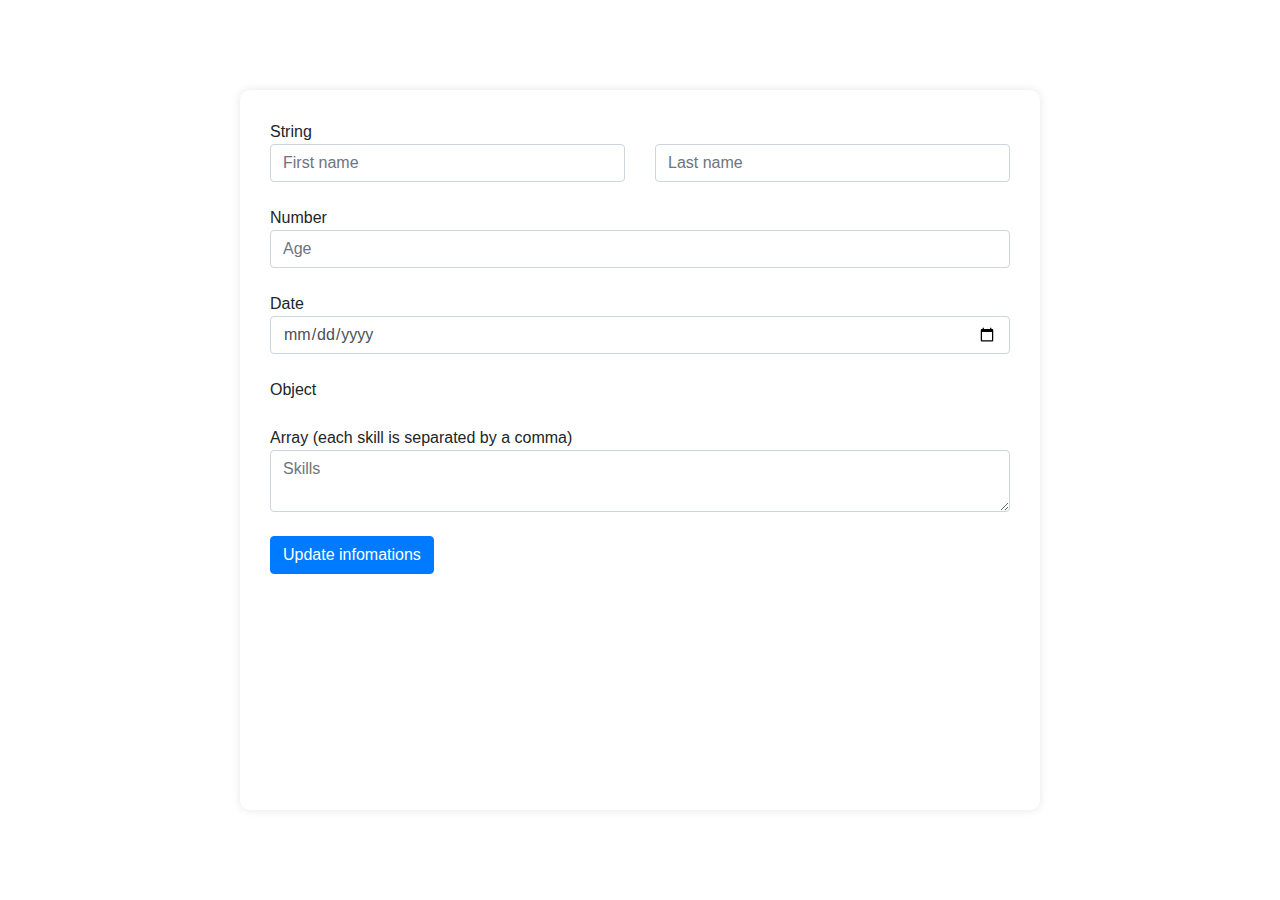
<file: js-basic/index.html>
<!DOCTYPE html>

<html>
	<head>
		<title>JS Basic</title>
		<script src="https://code.jquery.com/jquery-3.6.0.min.js"></script>
		<link
			rel="stylesheet"
			href="https://cdn.jsdelivr.net/npm/bootstrap@4.6.0/dist/css/bootstrap.min.css"
		/>
		<style>
			body {
				width: 800px;
				margin: 0 auto;
				box-shadow: 0 0 10px rgba(0, 0, 0, 0.1);
				height: 80vh;
				border-radius: 10px;
				margin-top: 10vh;
				padding: 30px;
			}
		</style>
		<script src="index.js"></script>
	</head>

	<body>
		<div class="string">
			<div class="label">String</div>
			<div class="row">
				<div class="col">
					<input
						placeholder="First name"
						type="text"
						id="first-name"
						class="form-control"
					/>
				</div>
				<div class="col">
					<input
						placeholder="Last name"
						type="text"
						id="last-name"
						class="form-control"
					/>
				</div>
			</div>

			<div id="string-output"></div>
		</div>
		<br />
		<div class="number">
			<div class="label">Number</div>
			<input placeholder="Age" type="number" id="age" class="form-control" />
			<div id="number-output"></div>
		</div>
		<br />
		<div class="date">
			<div class="label">Date</div>
			<input placeholder="Birthday" type="date" id="bd" class="form-control" />
			<div id="date-output"></div>
		</div>
		<br />
		<div class="object">
			<div class="label">Object</div>
			<div id="object-output"></div>
		</div>
		<br />
		<div class="array">
			<div class="label">Array (each skill is separated by a comma)</div>
			<textarea
				placeholder="Skills"
				id="skills"
				class="form-control"
			></textarea>
			<div id="array-output"></div>
		</div>
		<br />
		<button onclick="update()" class="btn btn-primary">
			Update infomations
		</button>
	</body>
</html>
</file>
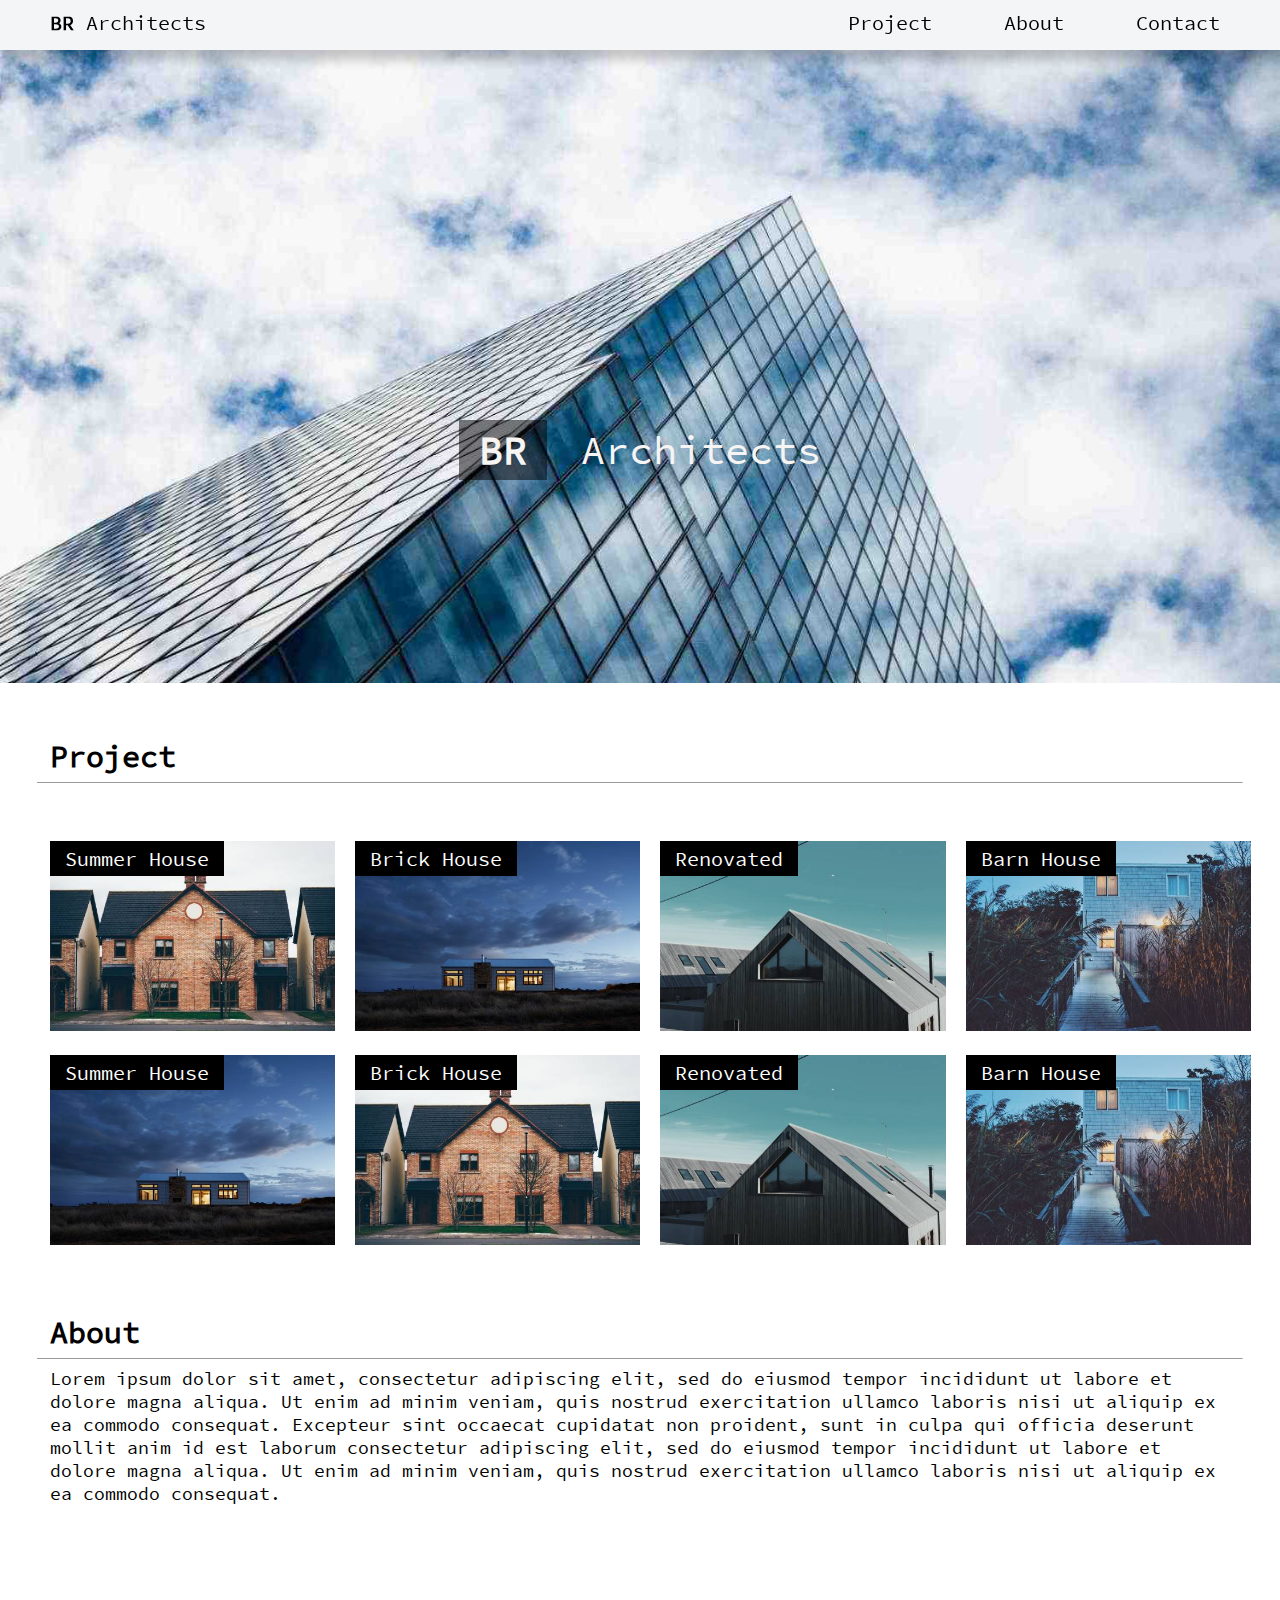
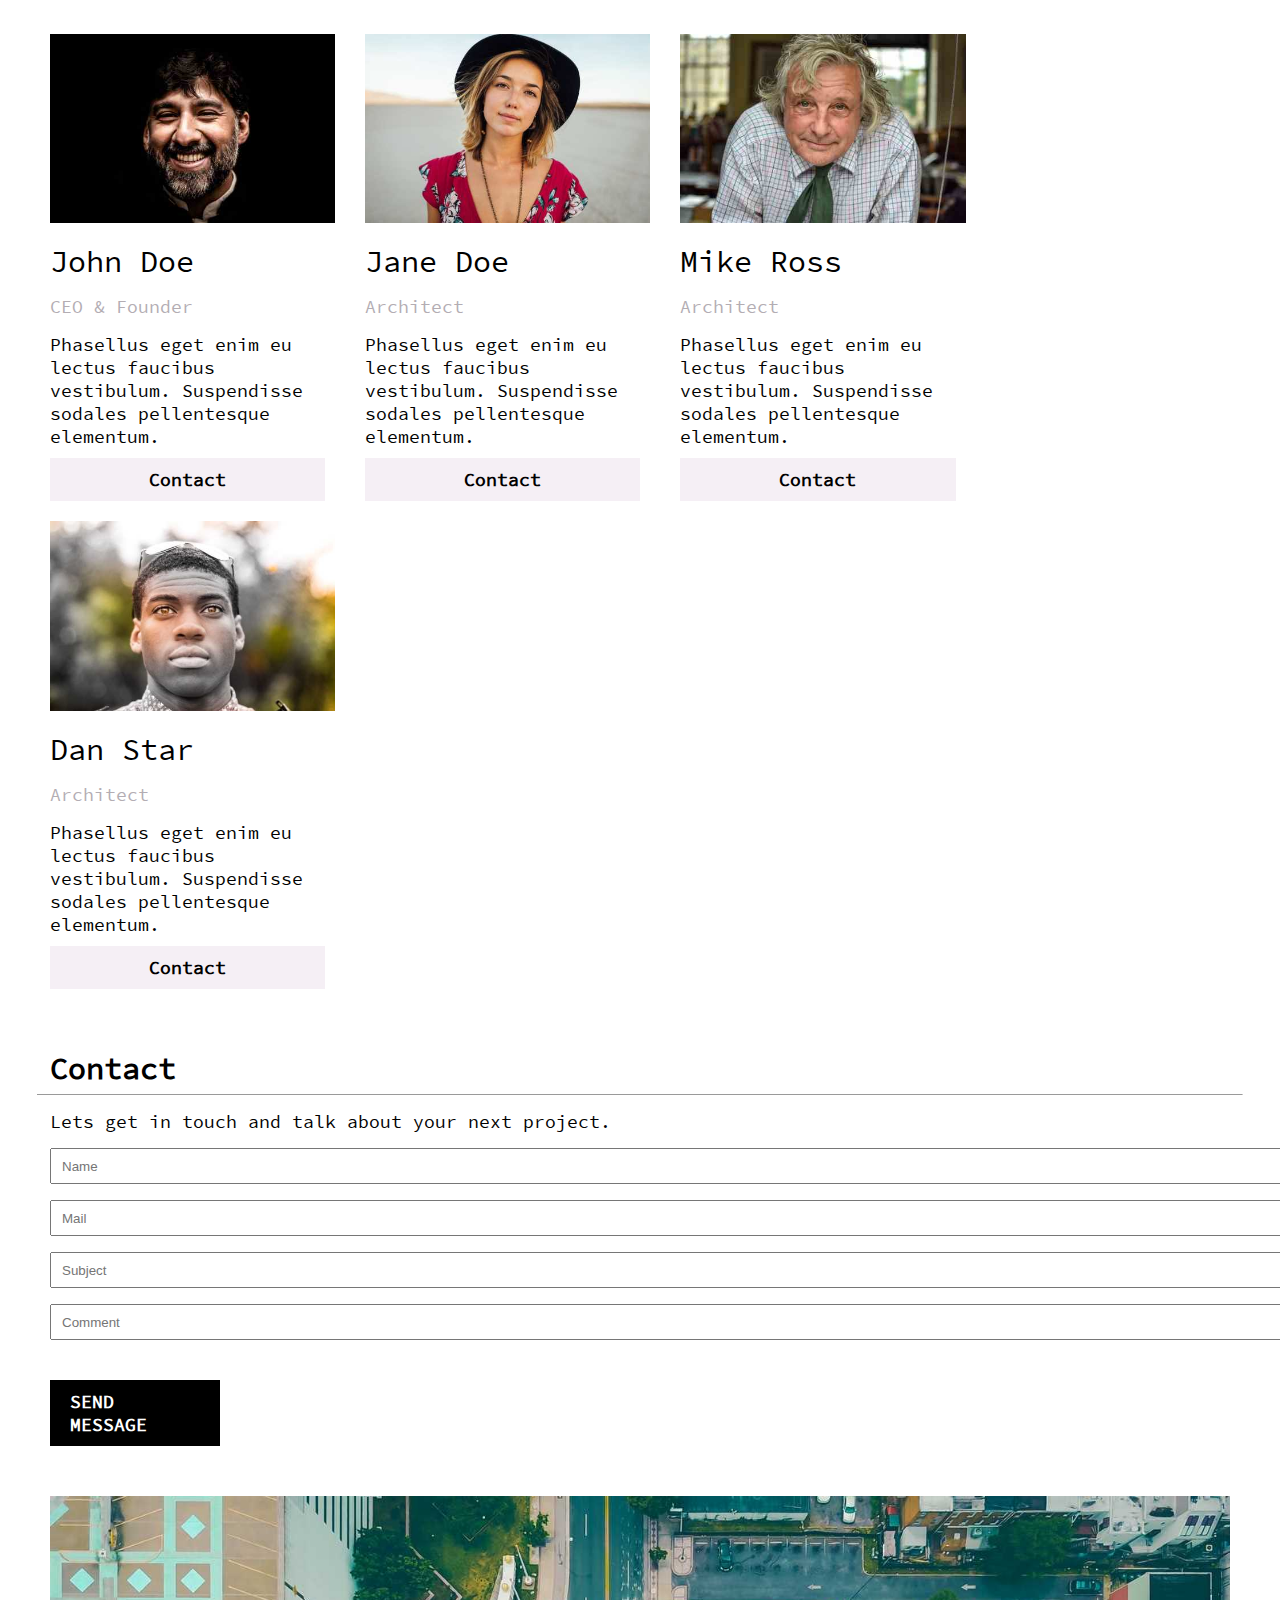
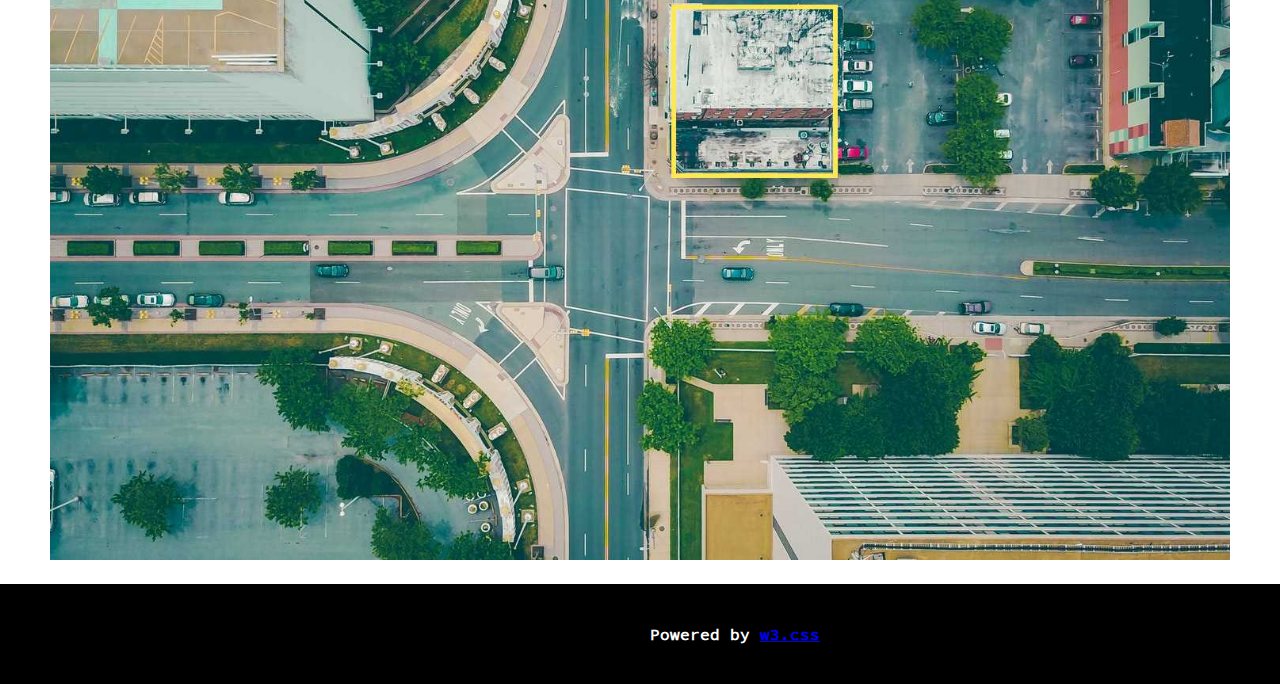
<file: project_number_one-master/index.html>
<!DOCTYPE html>
<html>
    <head>
        <title>BR ACHITECS</title>
        <link rel="stylesheet" href="style.css" />
    </head>
    <body>
        <div class="nav">
            <div class="nav-left">
                <div><b>BR</b> Architects</div>
            </div>
            <div class="nav-right">
                <span>Project</span>
                <span>About</span>
                <span>Contact</span>
            </div>
        </div>
        <div class="picture">
            <img src="assets/images/architect.png" />
            <div class="text">
                <span class="text-left"><b>BR</b></span>
                <span class="text-right">Architects</span>
            </div>
        </div>
        <div class="project">
            <div><b>Project</b></div>
            <hr size="0.1px" width="94%" />
        </div>
        <div class="wrapper">
            <div class="item">
                <img src="assets/images/house2.jpg" />
                <div class="top">Summer House</div>
            </div>
            <div class="item">
                <img src="assets/images/house3.jpg" />
                <div class="top">Brick House</div>
            </div>
            <div class="item">
                <img src="assets/images/house4.jpg" />
                <div class="top">Renovated</div>
            </div>
            <div class="item">
                <img src="assets/images/house5.jpg" />
                <div class="top">Barn House</div>
            </div>
            <div class="item">
                <img src="assets/images/house3.jpg" />
                <div class="top">Summer House</div>
            </div>
            <div class="item">
                <img src="assets/images/house2.jpg" />
                <div class="top">Brick House</div>
            </div>
            <div class="item">
                <img src="assets/images/house4.jpg" />
                <div class="top">Renovated</div>
            </div>
            <div class="item">
                <img src="assets/images/house5.jpg" />
                <div class="top">Barn House</div>
            </div>
        </div>
        <div class="about">
            <div><b>About</b></div>
            <hr size="0.1px" width="94%" />
        </div>
        <div class="lorem">
            <div>
                Lorem ipsum dolor sit amet, consectetur adipiscing elit, sed do
                eiusmod tempor incididunt ut labore et dolore magna aliqua. Ut
                enim ad minim veniam, quis nostrud exercitation ullamco laboris
                nisi ut aliquip ex ea commodo consequat. Excepteur sint occaecat
                cupidatat non proident, sunt in culpa qui officia deserunt
                mollit anim id est laborum consectetur adipiscing elit, sed do
                eiusmod tempor incididunt ut labore et dolore magna aliqua. Ut
                enim ad minim veniam, quis nostrud exercitation ullamco laboris
                nisi ut aliquip ex ea commodo consequat.
            </div>
        </div>
        <div class="people">
            <div class="people-humand">
                <img src="assets/images/humand1.jpg" />
                <div class="people-name">John Doe</div>
                <div class="people-position">CEO & Founder</div>
                <div class="people-intro">
                    Phasellus eget enim eu lectus faucibus vestibulum.
                    Suspendisse sodales pellentesque elementum.
                </div>
                <div class="people-contact"><b>Contact</b></div>
            </div>
            <div class="people-humand">
                <img src="assets/images/humand2.jpg" />
                <div class="people-name">Jane Doe</div>
                <div class="people-position">Architect</div>
                <div class="people-intro">
                    Phasellus eget enim eu lectus faucibus vestibulum.
                    Suspendisse sodales pellentesque elementum.
                </div>
                <div class="people-contact"><b>Contact</b></div>
            </div>
            <div class="people-humand">
                <img src="assets/images/humand3.jpg" />
                <div class="people-name">Mike Ross</div>
                <div class="people-position">Architect</div>
                <div class="people-intro">
                    Phasellus eget enim eu lectus faucibus vestibulum.
                    Suspendisse sodales pellentesque elementum.
                </div>
                <div class="people-contact"><b>Contact</b></div>
            </div>
            <div class="people-humand">
                <img src="assets/images/humand4.jpg" />
                <div class="people-name">Dan Star</div>
                <div class="people-position">Architect</div>
                <div class="people-intro">
                    Phasellus eget enim eu lectus faucibus vestibulum.
                    Suspendisse sodales pellentesque elementum.
                </div>
                <div class="people-contact"><b>Contact</b></div>
            </div>
        </div>
        <div class="contact">
            <div><b>Contact</b></div>
            <hr size="0.1px" width="94%" />
        </div>
        <div class="calltoaction">
            Lets get in touch and talk about your next project.
        </div>
        <div class="form">
            <input
                type="text"
                title="Please fill out this field"
                placeholder="Name"
            />
        </div>
        <div class="form">
            <input
                type="text"
                title="Please fill out this field"
                placeholder="Mail"
            />
        </div>
        <div class="form">
            <input
                type="text"
                title="Please fill out this field"
                placeholder="Subject"
            />
        </div>
        <div class="form">
            <input
                type="text"
                title="Please fill out this field"
                placeholder="Comment"
            />
        </div>
        <div class="sendmsg">
            <div><b>SEND MESSAGE</b></div>
        </div>
        <div class="lastimg">
            <img src="assets/images/the_end.jpg" />
        </div>
        <div class="ending">
            <span
                ><b
                    >Powered by
                    <a href="https://www.w3schools.com/w3css/defaulT.asp"
                        >w3.css</a
                    ></b
                ></span
            >
        </div>
    </body>
</html>
</file>
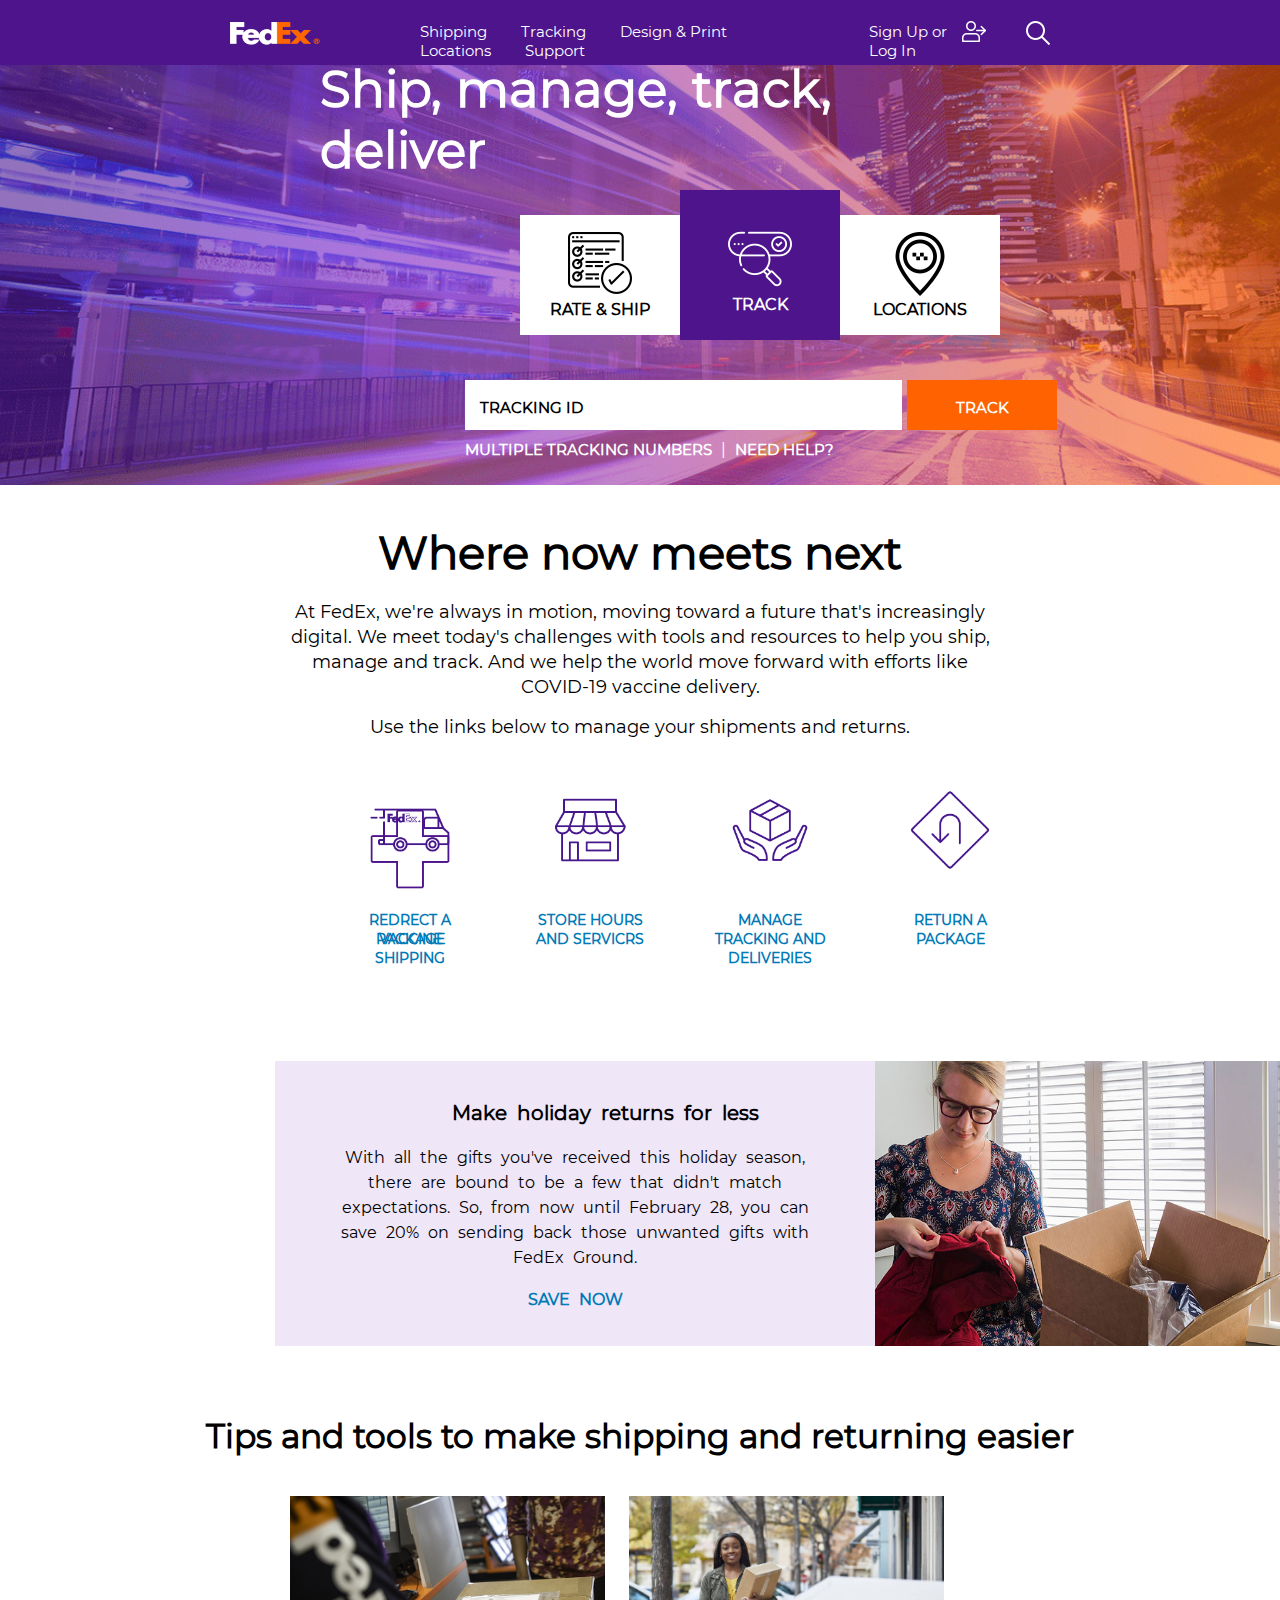
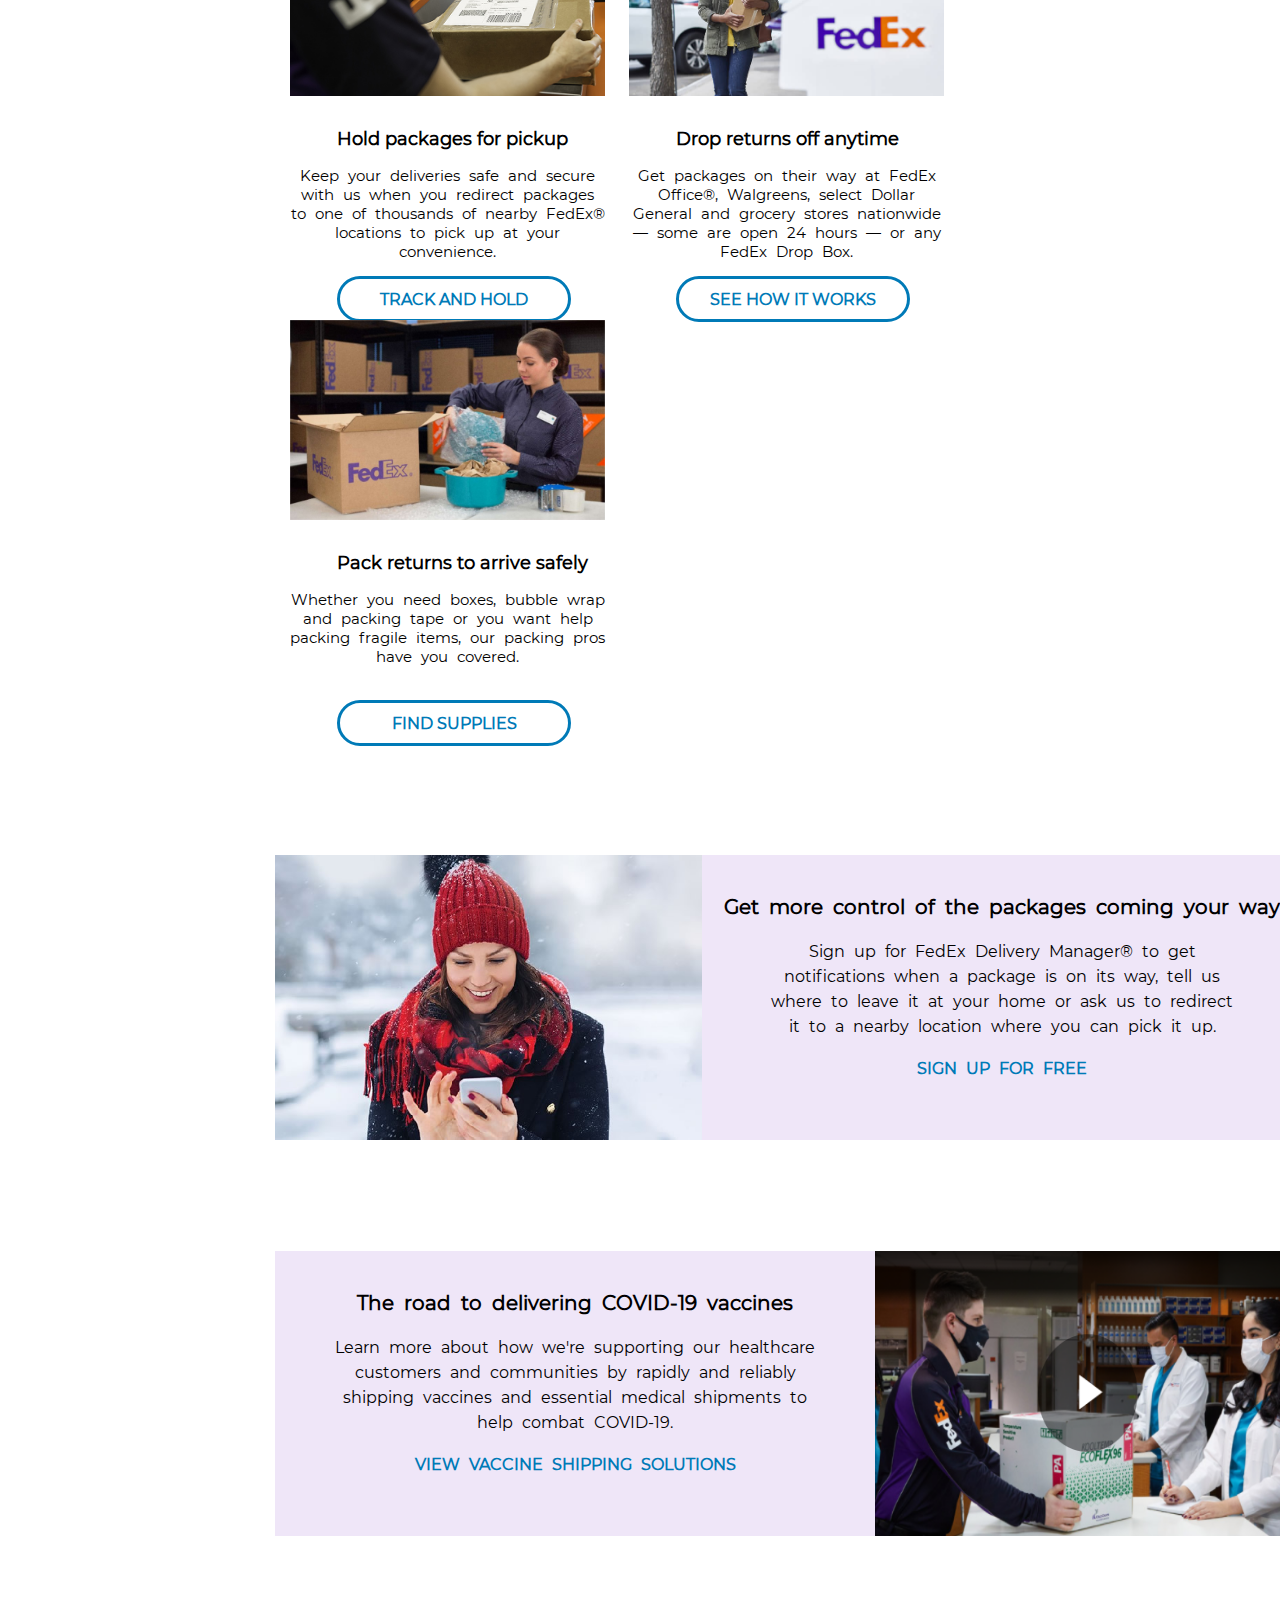
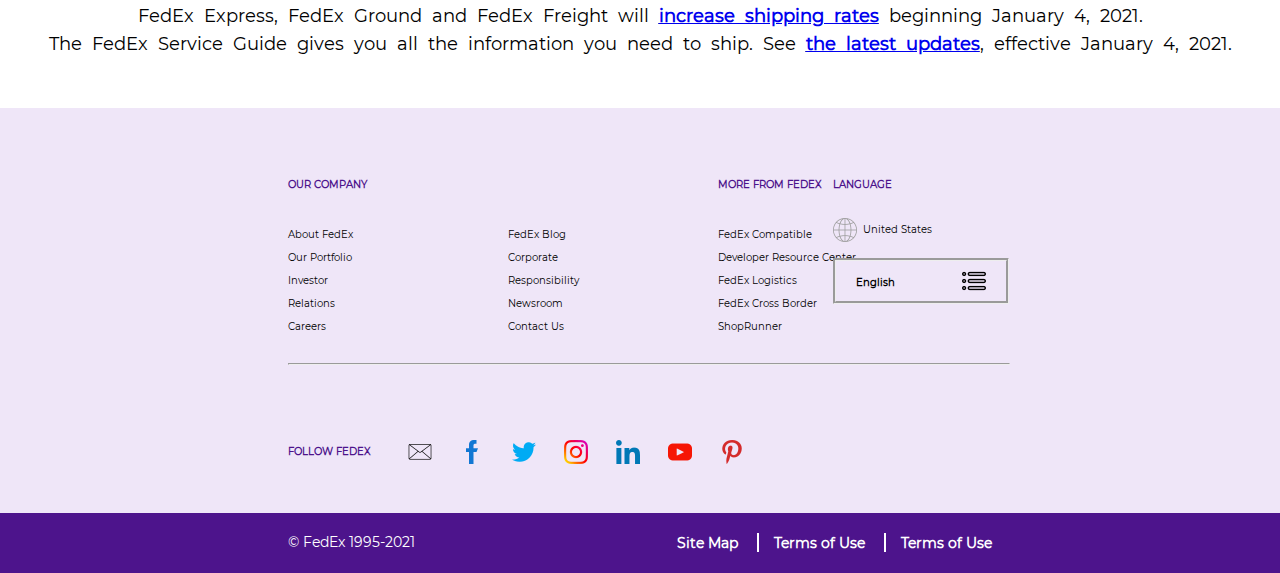
<file: project_number_three_fedex-master/index.html>
<!DOCTYPE html>
<html>
    <head>
        <title>FedExi, Shipping, and Locations</title>
        <link rel="stylesheet" href="style.css" />
    </head>

    <body>
        <div class="navbar">
            <div class="navbar-logo">
                <img src="assets/images/logo.png" />
            </div>
            <div class="navbar-center">
                <span>Shipping</span>
                <span>Tracking</span>
                <span>Design & Print</span>
                <span>Locations</span>
                <span>Support</span>
            </div>

            <span class="navbar-login-content">Sign Up or Log In</span>

            <span class="navbar-login-icon">
                <img src="assets/images/user.png" />
            </span>

            <span class="navbar-login-search">
                <img src="assets/images/search.png" />
            </span>
        </div>

        <div class="wrapper1">
            <div class="wrapper1-background">
                <img src="assets/images/home-hero.jpg" />
            </div>
            <div class="wrapper1-content">
                <div><b>Ship, manage, track, deliver</b></div>
            </div>

            <div class="wrapper1-center">
                <div class="wrapper1-center-block1">
                    <div class="wrapper1-center-block1-icon">
                        <img src="assets/images/checklist.png" />
                    </div>
                    <div class="wrapper1-center-block1-content">
                        <div><b>RATE & SHIP</b></div>
                    </div>
                </div>
                <div class="wrapper1-center-block2">
                    <div class="wrapper1-center-block2-icon">
                        <img src="assets/images/searching-bar (1).png" />
                    </div>
                    <div class="wrapper1-center-block2-content">
                        <div><b>TRACK</b></div>
                    </div>
                </div>
                <div class="wrapper1-center-block3">
                    <div class="wrapper1-center-block3-icon">
                        <img src="assets/images/taxi-stop.png" />
                    </div>
                    <div class="wrapper1-center-block1-content">
                        <div><b>LOCATIONS</b></div>
                    </div>
                </div>
            </div>

            <div class="wrapper1-search">
                <div class="ws-left">
                    <div><b>TRACKING ID</b></div>
                </div>
                <div class="ws-right">
                    <div><b>TRACK</b></div>
                </div>
                <span class="ws-note">
                    <span class="ws-note-left"
                        ><b>MULTIPLE TRACKING NUMBERS</b></span
                    >
                    <span class="ws-note-center">|</span>
                    <span class="ws-note-left"><b>NEED HELP?</b></span>
                </span>
            </div>
        </div>

        <div class="content1">
            <div class="content1-title"><b>Where now meets next</b></div>
            <div class="content1-center">
                At FedEx, we're always in motion, moving toward a future that's
                increasingly digital. We meet today's challenges with tools and
                resources to help you ship, manage and track. And we help the
                world move forward with efforts like COVID-19 vaccine delivery.
            </div>
            <div class="content1-below">
                Use the links below to manage your shipments and returns.
            </div>
        </div>

        <span class="wrapper2">
            <span class="wrapper2-block">
                <span class="wrapper2-block-icon">
                    <img src="assets/images/icon_delivery_purple_lg.png" />
                </span>
                <span class="wrapper2-block-content">
                    <span><b>REDRECT A PACKAGE</b></span>
                </span>
            </span>

            <span class="wrapper2-block">
                <span class="wrapper2-block-icon">
                    <img
                        src="assets/images/icon_retail_services_purple_lg_1588433430.png"
                    />
                </span>
                <span class="wrapper2-block-content">
                    <span><b>STORE HOURS AND SERVICRS</b></span>
                </span>
            </span>

            <span class="wrapper2-block">
                <span class="wrapper2-block-icon">
                    <img
                        src="assets/images/icon_handle_with_care_purple_lg.png"
                    />
                </span>
                <span class="wrapper2-block-content">
                    <span><b>MANAGE TRACKING AND DELIVERIES</b></span>
                </span>
            </span>

            <span class="wrapper2-block">
                <span class="wrapper2-block-icon">
                    <img
                        src="assets/images/icon_returns_purple_lg_1184917500.png"
                    />
                </span>
                <span class="wrapper2-block-content">
                    <span><b>RETURN A PACKAGE</b></span>
                </span>
            </span>

            <span class="wrapper2-block">
                <span class="wrapper2-block-icon">
                    <img src="assets/images/icon_healthcare_purple_lg.png" />
                </span>
                <span class="wrapper2-block-content">
                    <span><b>VACCINE SHIPPING</b></span>
                </span>
            </span>
        </span>

        <div class="frame1">
            <div class="frame1-left">
                <div class="fl-title"><b>Make holiday returns for less</b></div>
                <div class="fl-content">
                    With all the gifts you've received this holiday season,
                    there are bound to be a few that didn't match expectations.
                    So, from now until February 28, you can save 20% on sending
                    back those unwanted gifts with FedEx Ground.
                </div>
                <div class="fl-cta"><b>SAVE NOW</b></div>
            </div>
            <div class="frame1-right">
                <img
                    src="assets/images/P04511_FY21_ROYO_Assets_P2_Owned_LP_ContentBlock_727x463.jpg"
                />
            </div>
        </div>

        <div class="tips">
            <b>Tips and tools to make shipping and returning easier </b>
        </div>

        <div class="wrapper3">
            <div class="wrapper3-block">
                <div class="wrapper3-block-img">
                    <img
                        src="assets/images/B_20151018_jcp_dropoff_0346_203253.jpg"
                    />
                </div>
                <div class="wrapper3-block-title">
                    <b>Hold packages for pickup</b>
                </div>

                <div class="wrapper3-block-content">
                    Keep your deliveries safe and secure with us when you
                    redirect packages to one of thousands of nearby FedEx®
                    locations to pick up at your convenience.
                </div>

                <div class="wrapper3-block-cta">
                    <div><b>TRACK AND HOLD</b></div>
                </div>
            </div>

            <div class="wrapper3-block">
                <div class="wrapper3-block-img">
                    <img
                        src="assets/images/V4_20171207_SW_1278_188950484.jpg"
                    />
                </div>
                <div class="wrapper3-block-title">
                    <b>Drop returns off anytime</b>
                </div>

                <div class="wrapper3-block-content">
                    Get packages on their way at FedEx Office®, Walgreens,
                    select Dollar General and grocery stores nationwide — some
                    are open 24 hours — or any FedEx Drop Box.
                </div>

                <div class="wrapper3-block-cta">
                    <div><b>SEE HOW IT WORKS</b></div>
                </div>
            </div>

            <div class="wrapper3-block">
                <div class="wrapper3-block-img">
                    <img src="assets/images/20170317_JC_0088_9492013.jpeg" />
                </div>
                <div class="wrapper3-block-title">
                    <b>Pack returns to arrive safely</b>
                </div>

                <div class="wrapper3-block-content">
                    Whether you need boxes, bubble wrap and packing tape or you
                    want help packing fragile items, our packing pros have you
                    covered.
                </div>

                <div class="wrapper3-block-cta">
                    <div><b>FIND SUPPLIES</b></div>
                </div>
            </div>
        </div>

        <div class="frame2">
            <div class="frame2-left">
                <img src="assets/images/peak_img_upd2_foc1.jpg" />
            </div>

            <div class="frame2-right">
                <div class="fr-title">
                    <b>Get more control of the packages coming your way</b>
                </div>
                <div class="fr-content">
                    Sign up for FedEx Delivery Manager® to get notifications
                    when a package is on its way, tell us where to leave it at
                    your home or ask us to redirect it to a nearby location
                    where you can pick it up.
                </div>
                <div class="fr-cta"><b>SIGN UP FOR FREE</b></div>
            </div>
        </div>

        <div class="frame3">
            <div class="frame3-left">
                <div class="fr-title">
                    <b>The road to delivering COVID-19 vaccines</b>
                </div>
                <div class="fr-content">
                    Learn more about how we're supporting our healthcare
                    customers and communities by rapidly and reliably shipping
                    vaccines and essential medical shipments to help combat
                    COVID-19.
                </div>
                <div class="fr-cta"><b>VIEW VACCINE SHIPPING SOLUTIONS</b></div>
            </div>
            <div class="frame3-right">
                <img src="assets/images/Capture.PNG" />
            </div>
        </div>

        <div class="content2">
            <div>
                FedEx Express, FedEx Ground and FedEx Freight will
                <b
                    ><u
                        ><a href="https://www.fedex.com/en-us/coronavirus.html"
                            >increase shipping rates</a
                        ></u
                    ></b
                >
                beginning January 4, 2021.
            </div>
            <div>
                The FedEx Service Guide gives you all the information you need
                to ship. See
                <b
                    ><u
                        ><a
                            href="https://www.fedex.com/en-us/service-guide/money-back-guarantee.html"
                            >the latest updates</a
                        ></u
                    ></b
                >, effective January 4, 2021.
            </div>
        </div>

        <div class="wrapper4">
            <div class="wrapper4-top">
                <div class="wrapper4-block1">
                    <div class="wrapper4-block-title">
                        <div><b>OUR COMPANY</b></div>
                        <div></div>
                    </div>
                    <div class="wrapper4-block-body">
                        <div>About FedEx</div>
                        <div>Our Portfolio</div>
                        <div>Investor</div>
                        <div>Relations</div>
                        <div>Careers</div>
                    </div>
                </div>

                <div class="wrapper4-block2">
                    <div class="wrapper4-block-title">
                        <div></div>
                        <div></div>
                    </div>
                    <div class="wrapper4-block-body">
                        <div>FedEx Blog</div>
                        <div>Corporate</div>
                        <div>Responsibility</div>
                        <div>Newsroom</div>
                        <div>Contact Us</div>
                    </div>
                </div>

                <div class="wrapper4-block3">
                    <div class="wrapper4-block-title">
                        <div><b>MORE FROM FEDEX</b></div>
                        <div></div>
                    </div>
                    <div class="wrapper4-block-body">
                        <div>FedEx Compatible</div>
                        <div>Developer Resource Center</div>
                        <div>FedEx Logistics</div>
                        <div>FedEx Cross Border</div>
                        <div>ShopRunner</div>
                    </div>
                </div>

                <div class="wrapper4-block4">
                    <div class="wrapper4-block-title">
                        <div><b>LANGUAGE</b></div>
                        <div></div>
                    </div>
                    <div class="wrapper4-blook4-body">
                        <span class="wrapper4-blook4-body-icon">
                            <img src="assets/images/globe.png" />
                            <span>United States</span>
                        </span>
                    </div>
                    <div class="wrapper4-block4-fame">
                        <span><b>English</b></span>
                        
                        <img src="assets/images/menu.png" />
                        
                    </div>
                </div>
            </div>

            <div class="wrapper4-line">
                <hr />
            </div>

            <div class="wrapper4-connect">
                <div class="wrapper4-connect-content">
                    <div><b>FOLLOW FEDEX</b></div>
                </div>
                <div class="wrapper4-connect-img">
                    <span class="wrapper4-connect-icon">
                        <img src="assets/images/email.png" />
                    </span>
    
                    <span class="wrapper4-connect-icon">
                        <img src="assets/images/facebook.png" />
                    </span>
    
                    <span class="wrapper4-connect-icon">
                        <img src="assets/images/twitter.png" />
                    </span>
    
                    <span class="wrapper4-connect-icon">
                        <img src="assets/images/instagram.png" />
                    </span>
    
                    <span class="wrapper4-connect-icon">
                        <img src="assets/images/linkedin.png" />
                    </span>
    
                    <span class="wrapper4-connect-icon">
                        <img src="assets/images/youtube.png" />
                    </span>
    
                    <span class="wrapper4-connect-icon">
                        <img src="assets/images/pinterest.png" />
                    </span>
                </div>
            </div>
        </div>

        <div class="bottom">
            <div class="bottom-left">
                <div>© FedEx 1995-2021</div>
            </div>

            <span class="bottom-right">
                <span class="bottom-right-boder">
                    <span><b>Site Map</b></span>
                </span>
                <span class="bottom-right-boder">
                    <span><b>Terms of Use</b></span>
                </span>
                <span class="bottom-right-end">
                    <span><b>Terms of Use</b></span>
                </span>
            </span>

            
        </div>

      

    </body>
</html>
</file>
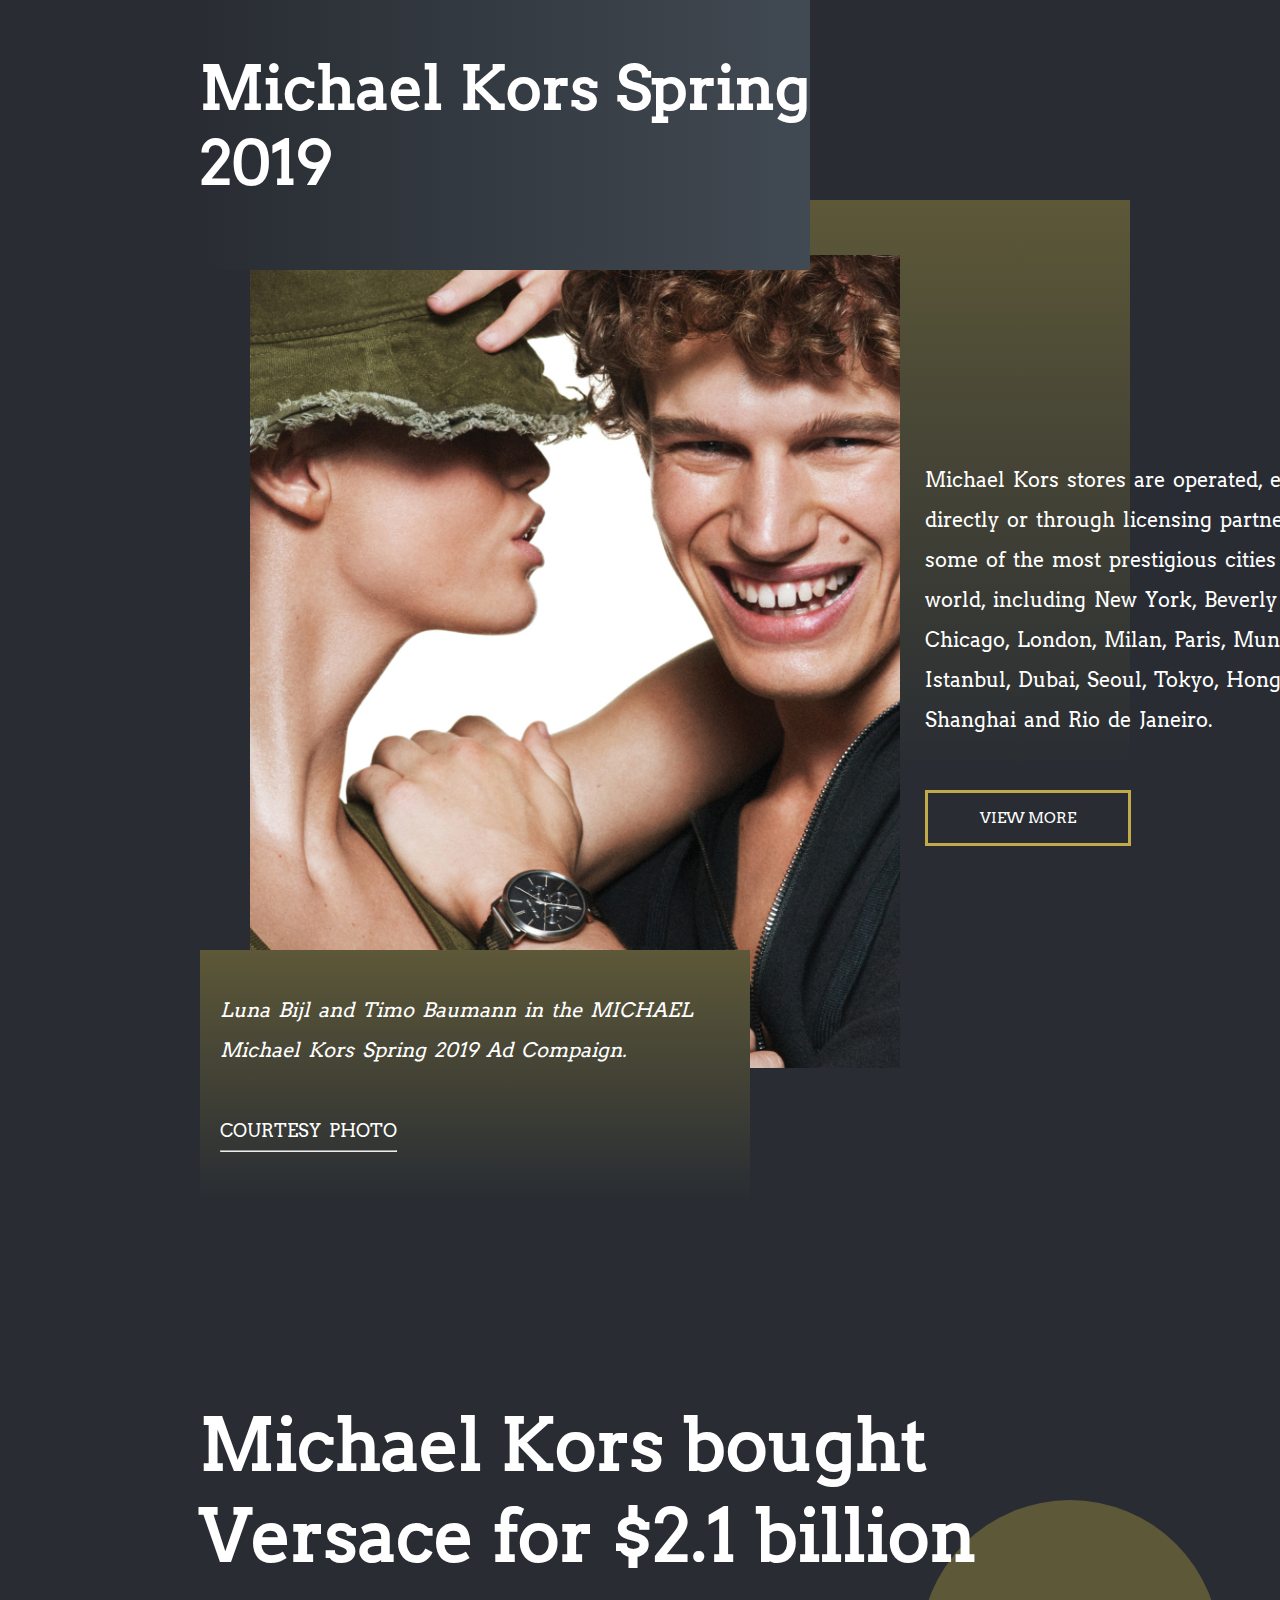
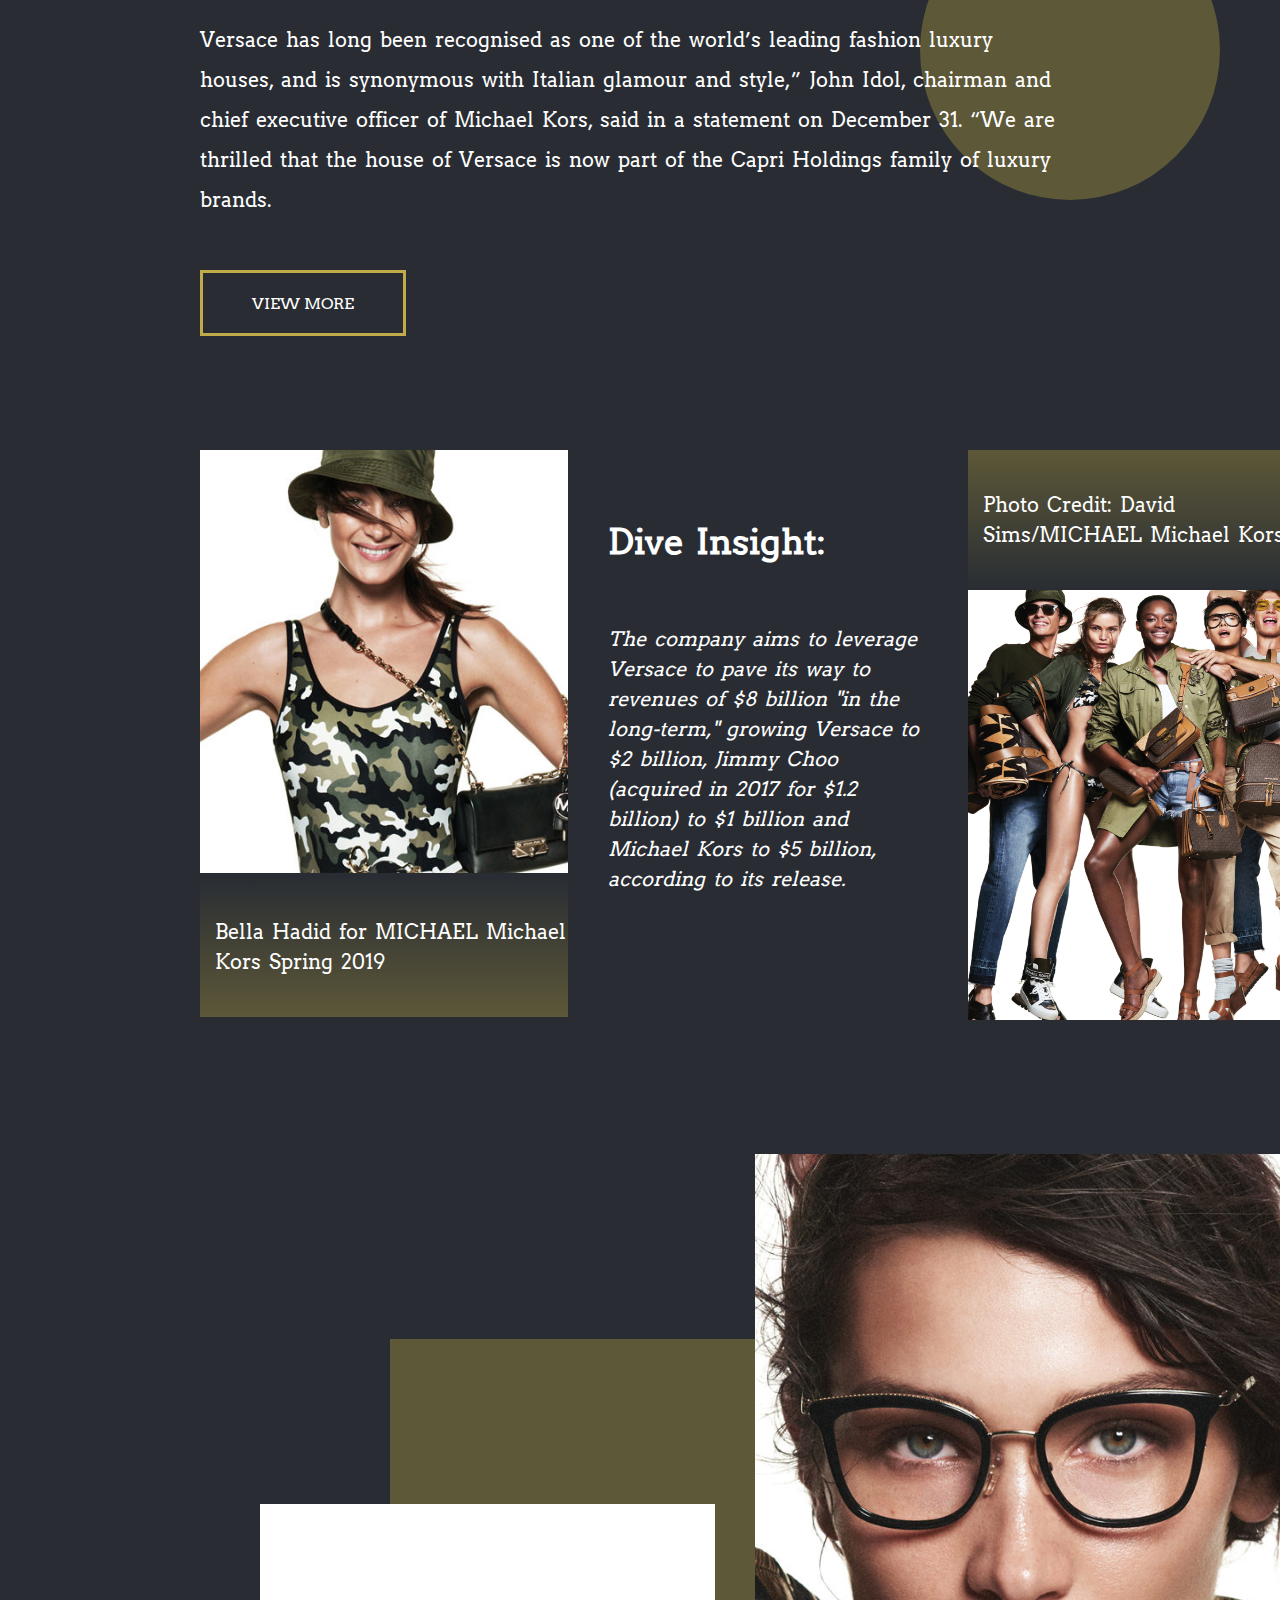
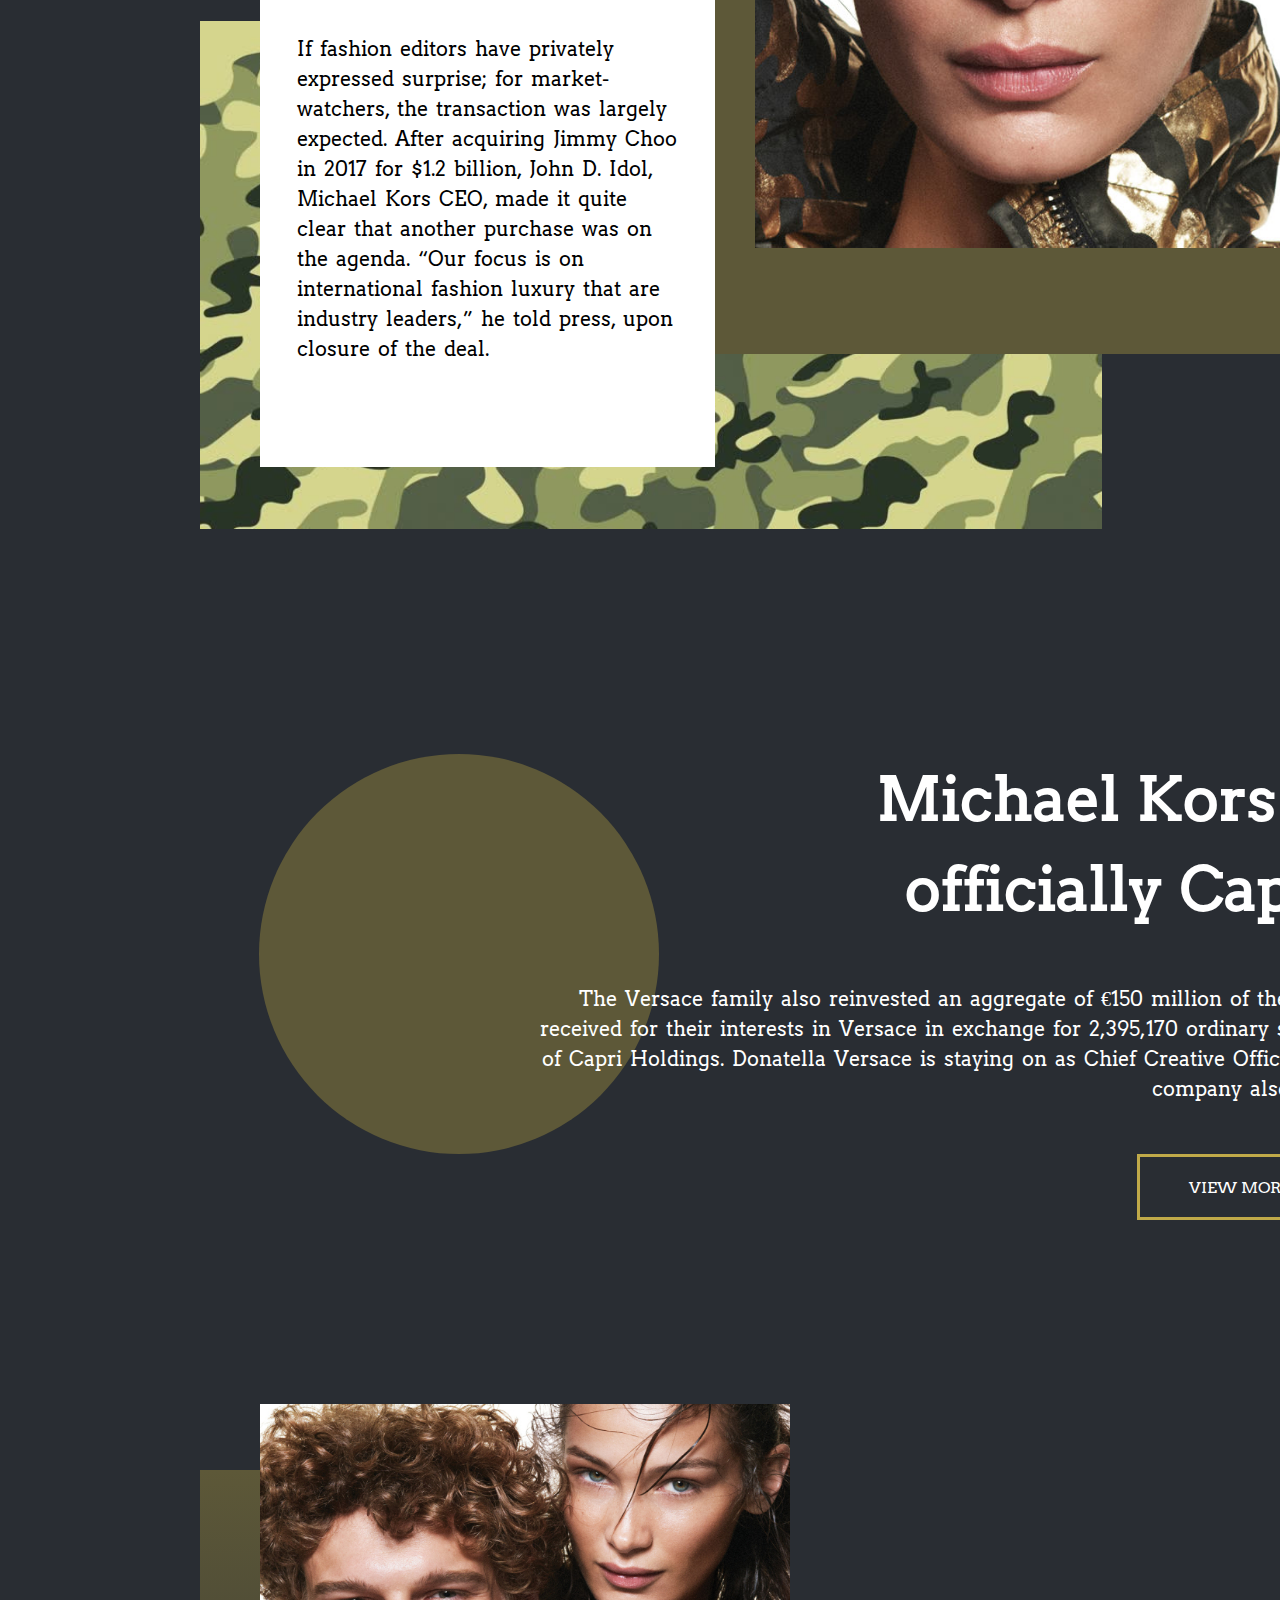
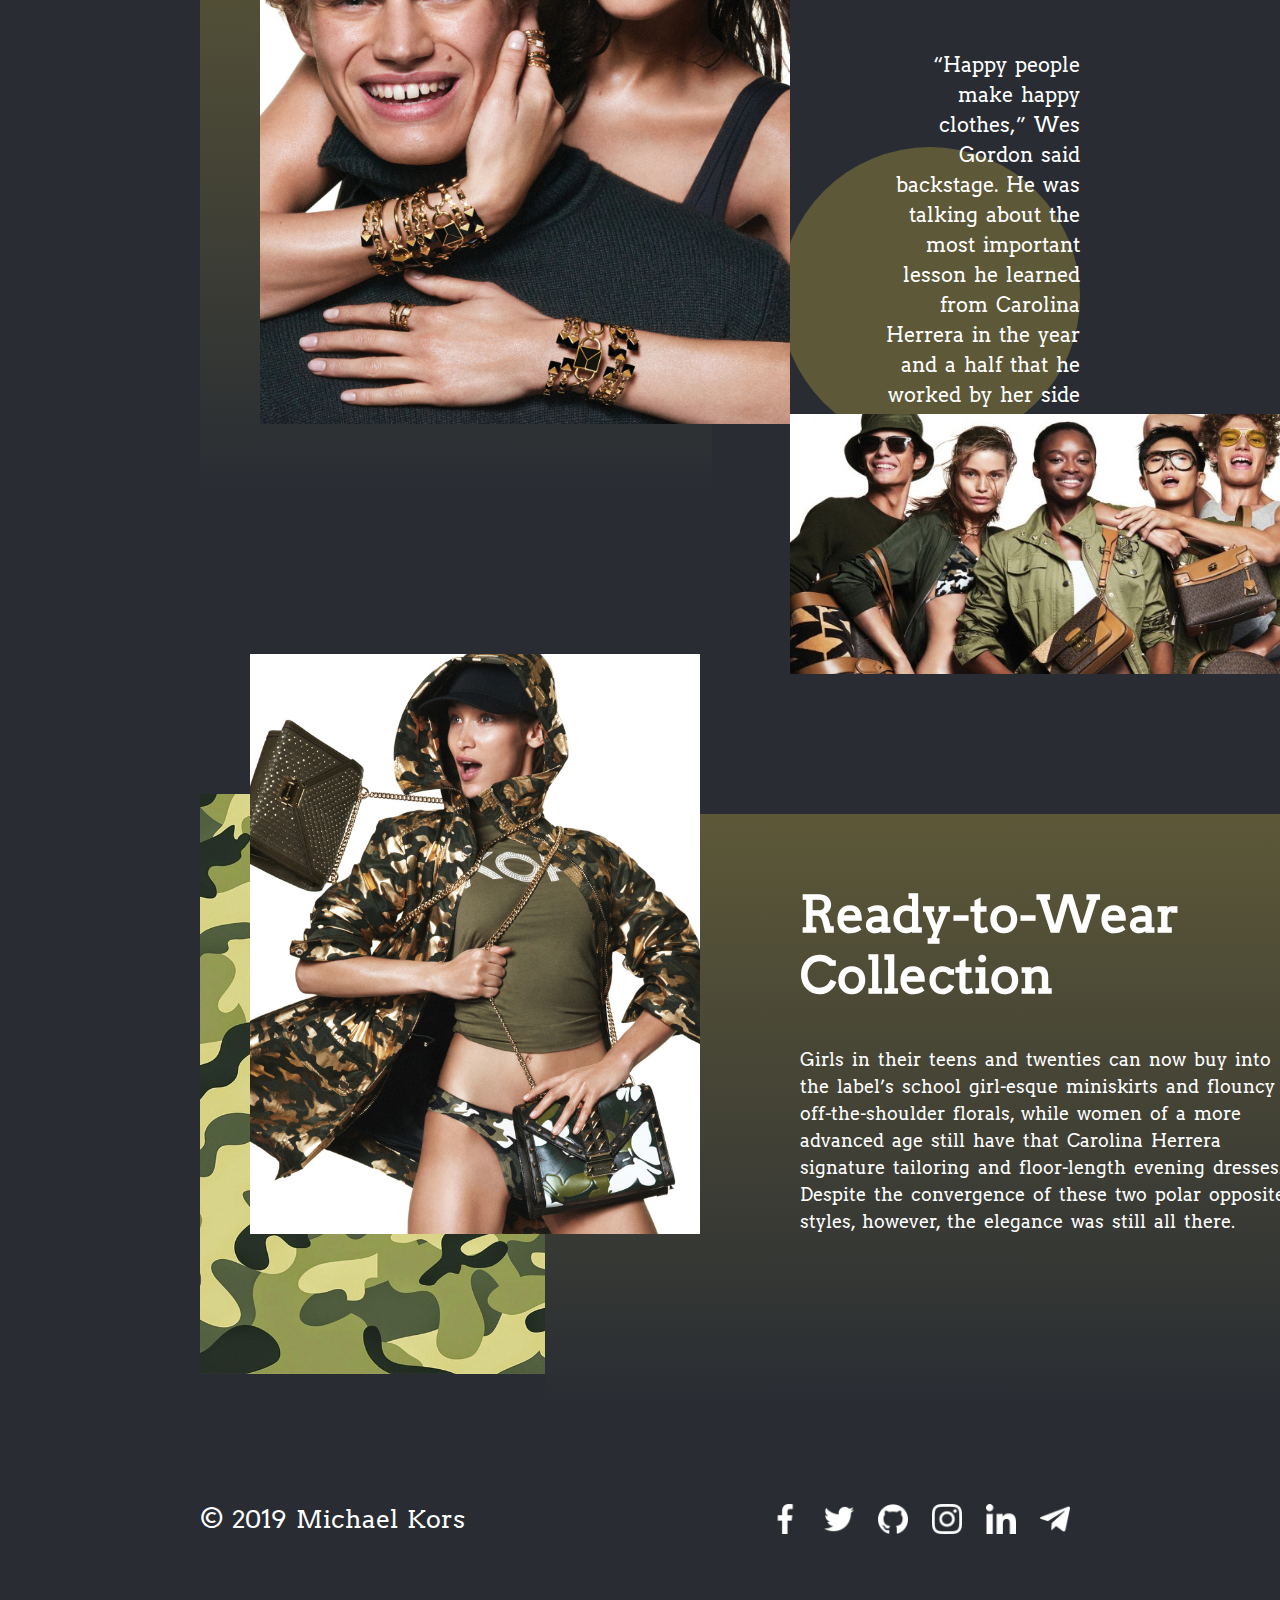
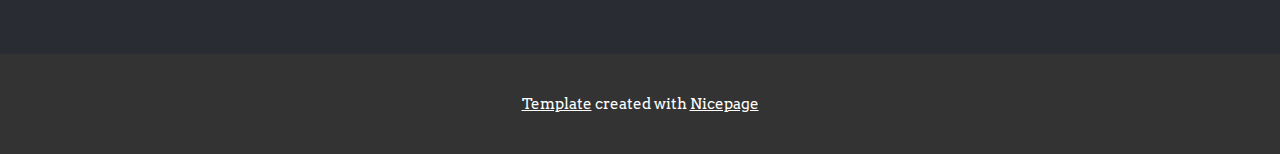
<file: project_number_two_michealkors-master/index.html>
<!DOCTYPE html>
<html>
    <head>
        <title>Michael Kors</title>
        <link rel="stylesheet" href="style.css" />
    </head>
    <body>
        <div class="wrapper1">
            <div class="title">
                <div><b>Michael Kors Spring 2019</b></div>
            </div>
            <div class="picture1">
                <img src="assets/images/img1.jpg" />
            </div>
            <div class="background1"></div>
            <div class="content-top">
                <div class="content-top-content">
                    Michael Kors stores are operated, either directly or through
                    licensing partners, in some of the most prestigious cities
                    in the world, including New York, Beverly Hills, Chicago,
                    London, Milan, Paris, Munich, Istanbul, Dubai, Seoul, Tokyo,
                    Hong Kong, Shanghai and Rio de Janeiro.
                </div>
                <div class="content-top-click">
                    <div>VIEW MORE</div>
                </div>
            </div>
            <div class="intro">
                <div class="intro-top">
                    <i
                        >Luna Bijl and Timo Baumann in the MICHAEL Michael Kors
                        Spring 2019 Ad Compaign.</i
                    >
                </div>
                <div class="intro-bottom">
                    <div>COURTESY PHOTO</div>
                    <hr />
                </div>
            </div>
        </div>

        <div class="content1">
            <div class="content1-top">
                <div><b>Michael Kors bought Versace for $2.1 billion</b></div>
            </div>
            <div class="content1-bottom">
                <div>
                    Versace has long been recognised as one of the world’s
                    leading fashion luxury houses, and is synonymous with
                    Italian glamour and style,” John Idol, chairman and chief
                    executive officer of Michael Kors, said in a statement on
                    December 31. “We are thrilled that the house of Versace is
                    now part of the Capri Holdings family of luxury brands.
                </div>
            </div>
            <div class="content1-click">
                <div>VIEW MORE</div>
            </div>
            <div class="content1-circle"></div>
        </div>

        <div class="wrapper2">
            <div class="wrapper2-picture2">
                <div class="wrapper2-picture2-img">
                    <img src="assets/images/img2.jpg" />
                </div>
                <div class="wrapper2-picture2-intro">
                    <div>Bella Hadid for MICHAEL Michael Kors Spring 2019</div>
                </div>
            </div>
            <div class="wrapper2-center">
                <div class="wrapper2-center-title"><b>Dive Insight:</b></div>
                <div class="wrapper2-center-content">
                    <i
                        >The company aims to leverage Versace to pave its way to
                        revenues of $8 billion "in the long-term," growing
                        Versace to $2 billion, Jimmy Choo (acquired in 2017 for
                        $1.2 billion) to $1 billion and Michael Kors to $5
                        billion, according to its release.</i
                    >
                </div>
            </div>
            <div class="wrapper2-picture3">
                <div class="wrapper2-picture3-intro">
                    <div>Photo Credit: David Sims/MICHAEL Michael Kors</div>
                </div>
                <div class="wrapper2-picture3-img">
                    <img src="assets/images/img3.jpg" />
                </div>
            </div>
        </div>

        <div class="wrapper3">
            <div class="wrapper3-picture4">
                <img src="assets/images/img4.jpg" />
            </div>
            <div class="wrapper3-font4"></div>
            <div class="wrapper3-intro4">
                <div>
                    If fashion editors have privately expressed surprise; for
                    market-watchers, the transaction was largely expected. After
                    acquiring Jimmy Choo in 2017 for $1.2 billion, John D. Idol,
                    Michael Kors CEO, made it quite clear that another purchase
                    was on the agenda. “Our focus is on international fashion
                    luxury that are industry leaders,” he told press, upon
                    closure of the deal.
                </div>
            </div>
            <div class="wrapper3-ammy1">
                <img src="assets/images/bg1.jpg" />
            </div>
        </div>

        <div class="wrapper4">
            <div class="wrapper4-infor">
                <div class="wrapper4-infor-title">
                    <div>
                        <b><right>Michael Kors is officially Capri</right></b>
                    </div>
                </div>
                <div class="wrapper4-infor-content">
                    <div>
                        The Versace family also reinvested an aggregate of €150
                        million of the cash received for their interests in
                        Versace in exchange for 2,395,170 ordinary shares of
                        Capri Holdings. Donatella Versace is staying on as Chief
                        Creative Officer, the company also said.
                    </div>
                </div>
                <div class="wrapper4-infor-click">VIEW MORE</div>
            </div>
            <div class="wrapper4-infor-circle"></div>
        </div>



        <div class="wrapper5">
            <div class="wrapper5-picture5">
                <img src="assets/images/img5.jpg" /> 
            </div>
            <div class="wrapper5-bg5">
                
            </div>
            <div class="wrapper5-picture6">
                <div class="wrapper5-picture6-intro">
                    “Happy people make happy clothes,” Wes Gordon said
                    backstage. He was talking about the most important lesson he
                    learned from Carolina Herrera in the year and a half that he
                    worked by her side before his runway debut today.
                </div>
                <div class="wrapper5-picture6-circle"></div>
                <div class="wrapper5-picture6-img">
                    <img src="assets/images/img6fn.jpg" />
                </div>
            </div>
            <div class="wrapper5-picture7">
                <img src="assets/images/img7.jpg" />
            </div>
            <div class="wrapper5-ammy2">
                <img src="assets/images/bg2.jpg" />
            </div>
            <div class="wrapper5-content6">
                <div class="wrapper5-comtent6-title">
                    <div><b>Ready-to-Wear Collection</b></div>
                </div>
                <div class="wrapper5-content6-content">
                    <div>
                        Girls in their teens and twenties can now buy into the
                        label’s school girl-esque miniskirts and flouncy
                        off-the-shoulder florals, while women of a more advanced
                        age still have that Carolina Herrera signature tailoring
                        and floor-length evening dresses. Despite the
                        convergence of these two polar opposite styles, however,
                        the elegance was still all there.
                    </div>
                </div>
            </div>
        </div>

        <div class="bottom">
            <div class="bottom-left">© 2019 Michael Kors</div>
            <div class="bottom-right">
                <span>
                    <img src="assets/images/facebook.png" />
                    <img src="assets/images/twitter.png" />
                    <img src="assets/images/github-logo.png" />
                    <img src="assets/images/instagram.png" />
                    <img src="assets/images/linkedin.png" />
                    <img src="assets/images/telegram.png" />
                </span>
            </div>
        </div>
        <div class="owner">
            <span><u>Template</u> created with <u>Nicepage</u></span>
        </div>
    </body>
</html>
</file>
<file: project_number_one-master/style.css>
@font-face {
    font-family: sourcecodepro;
    src: url(assets/fonts/SourceCodePro-Regular.woff);
}

body {
    margin: 0;
    font-family: sourcecodepro;
}

.nav {
    height: 50px;
    width: 100%;
    background-color: rgb(243, 245, 247);
    font-size: 20px;
    position: fixed;
    left: 0px;
    top: 0px;
    z-index: 1;
    box-shadow: 5px 10px 10px rgba(0, 0, 0, 0.2) ;
}

.nav-left {
    float: left;
    width: auto;
    display: block;
    align-items: center;
    flex-direction: row;
    height: 50px;
    padding: 5px 20px;
    cursor: pointer;
}

.nav-left div {
    margin-left: 10px;
    margin-right: 10px;
    padding: 5px 20px;
}
.nav-left div:hover {
    background-color: rgb(164, 166, 168);
}

.nav-right {
    float: right;
    width: auto;
    display: block;
    align-items: center;
    flex-direction: row;
    height: 50px;
    padding: 10px 30px;
    cursor: pointer;
}

.nav-right span {
    margin-left: 10px;
    margin-right: 10px;
    cursor: pointer;
    padding: 5px 20px;
}

.nav-right span:hover {
    background-color: rgb(164, 166, 168);
}

.picture {
    text-align: center;
    color: rgb(247, 244, 244);
}

.text {
    position: absolute;
    top: 50%;
    left: 50%;
    transform: translate(-50%, -50%);
    font-size: 40px;
}
.text span {
    margin-left: 5px;
    margin-right: 5px;
}

.text-left {
    background-color: rgba(0, 0, 0, 0.5);
    padding: 5px 20px;
}

.picture img {
    width: 100%;
}

.project div {
    height: 25px;
    font-size: 30px;
    margin-top: 50px;
    margin-left: 50px;
    margin-bottom: 20px;
    
}

.project hr{
    text-align: center;

}

.wrapper {
    width: calc(100%-80px);
    margin-top: 40px;
    padding-left: 40px;
    display: inline-block;
}
.item {
    position: relative;
    display: inline-block;
    width: 23%;
    padding: 10px;
    float: left;
}
.item img {
    width: 100%;
    margin-right: 10px;
}

.top {
    position: absolute;
    top: 10px;
    left: 10px;
    color: white;
    background-color: black;
    font-size: 20px;
    padding: 5px 15px;
}

.about div {
    width: calc(100%-100px);
    height: 25px;
    font-size: 30px;
    margin-top: 50px;
    margin-left: 50px;
    margin-bottom: 20px;
    
}

.about hr{
    text-align: center;
}

.lorem div {
    width: calc(100%-100px);
    height: 25px;
    font-size: 18px;
    margin-left: 50px;
    display: inline-block;
    margin-right: 50px;

}

.people {
    width: calc(100%-80px);
    margin-top: 120px;
    padding-left: 40px;
    display: inline-block;
}

.people-humand {
    position: relative;
    display: inline-block;
    width: 23%;
    padding: 10px;
    float: lef;
}

.people-humand img {
    width: 100%;
    margin-right: 10px;
}

.people-name {
    margin-top: 15px;
    font-size: 30px;
}

.people-position {
    margin-top: 15px;
    font-size: 18px;
    color: rgb(179, 173, 179);
}

.people-intro {
    margin-top: 15px;
    font-size: 18px;
}

.people-contact{
    display: block;
    height:auto;
    font-size: 18px;
    margin-top: 10px;
    background-color: rgb(245, 239, 245);
    justify-content: center;
    text-align: center;
    margin-left: 0px;
    margin-right: 10px;
    padding: 10px 10px;  
    cursor: pointer;
}

.people-contact:hover {
    background-color: rgb(164, 166, 168);
}

.contact div{
    width: calc(100%-100px);
    height: 25px;
    font-size: 30px;
    margin-top: 50px;
    margin-left: 50px;
    margin-bottom: 20px;

}

.contact hr{
    text-align:center;
}

.calltoaction{
    font-size: 18px;
    margin-left: 50px;
    display:block;
    width: calc(100%-100px);
    margin-top: 15px;
}

.form{
    width: calc(100%-100px); 
    border-radius: 4px;
    margin-top: 15px;
    margin-bottom: 16px; 
    margin-left: 50px;
}

.form input{
    width:1430px;
    height: 30px;
    padding-left: 10px;
}

.sendmsg{
    display:block;
    margin-left: 50px;
    margin-top: 40px;
    height: 40Spx;
    background-color: black;
    width: 170px;
    cursor: pointer;

}

.sendmsg div{
    padding: 10px 20px;
    font-size: 18px;
    color: white;
}

.sendmsg:hover {
    background-color: rgb(199, 202, 206);
    color:black;
}

.sendmsg div:hover {
    color: black;
}

.lastimg {
    margin-left: 50px;
    margin-right: 50px;
    margin-top: 50px;
    width: calc(100%-100px);
}

.lastimg img {
    width: 100%;
}

.ending {
    display:block;
    background-color: black;
    height: 100px;
    width: 100%;
    margin-top: 20px;
}

.ending span{
    display: inline-block;
    justify-content: center;
    color: white;
    margin-top: 40px;
    margin-left: 650px;
}
</file>
<file: project_number_three_fedex-master/style.css>
@font-face {
    font-family: Montserrat;
    src: url(assets/fonts/Montserrat-Regular.woff);
}

body {
    margin: 0;
    font-family: Montserrat;
}

.navbar {
    display: flex;
    position: fixed;
    top: 0;
    left: 0;
    width: 100%;
    height: 65px;
    background-color: #4d148c;
    color: white;
    z-index: 1;
}

.navbar-logo {
    padding-left: 230px;
    padding-top: 22px;
    cursor: pointer;
}

.navbar-logo img {
    height: 23px;
    width: 90px;
}

.navbar-center {
    display: inline-block;
    padding-top: 22px;
    padding-left: 70px;
    width: 550px;
}

.navbar-center span {
    cursor: pointer;
    font-size: 15px;
    margin-left: 30px;
}

.navbar-center span:hover {
    text-decoration: underline white;
}

.navbar-login-content {
    display: inline-block;
    font-size: 15px;
    padding-top: 22px;
    padding-left: 110px;
    cursor: pointer;
}

.navbar-login-content:hover {
    text-decoration: underline white;
}

.navbar-login-icon {
    margin-left: 7px;
    padding-top: 21px;
    cursor: pointer;
}

.navbar-login-search {
    padding-right: 230px;
    padding-top: 21px;
    margin-left: 40px;
    cursor: pointer;
}

.wrapper1 {
    position: relative;
    margin-top: 40px;
    width: 100%;
    height: 445px;
}

.wrapper1-background img {
    width: 100%;
    height: 445px;
}

.wrapper1-content {
    position: absolute;
    color: white;
    top: 80px;
    left: 50%;
    transform: translate(-50%, -50%);
}

.wrapper1-content div {
    font-size: 50px;
    word-spacing: 1px;
}

.wrapper1-center {
    position: absolute;
    display: inline-block;
    left: 520px;
    top: 150px;
    text-align: center;
    height: 150px;
    cursor: pointer;
}

.wrapper1-center-block1 {
    position: absolute;
    top: 25px;
    display: block;
    background-color: white;
    height: 120px;
    width: 160px;
}

.wrapper1-center-block1-icon img {
    padding-top: 17px;
}

.wrapper1-center-block3 {
    top: 25px;
    display: block;
    background-color: white;
    height: 120px;
    width: 160px;
    position: absolute;
    margin-left: 320px;
}

.wrapper1-center-block3-icon img {
    padding-top: 17px;
}

.wrapper1-center-block2 {
    display: block;
    position: absolute;
    background-color: #4d148c;
    height: 150px;
    width: 160px;
    margin-left: 160px;
    color: white;
}

.wrapper1-center-block2-icon img {
    padding-top: 37px;
}

.wrapper1-search {
    position: absolute;
    display: inline-block;
    left: 465px;
    top: 340px;
    width: 1000px;
}

.ws-left {
    height: 50px;
    width: 437px;
    background-color: white;
}

.ws-left div {
    color: black;
    padding-left: 15px;
    padding-top: 18px;
    font-size: 15px;
}

.ws-right {
    height: 50px;
    width: 150px;
    font-size: 15px;

    background-color: #ff6200;
    position: absolute;
    left: 442px;
    top: 0;
    cursor: pointer;
    transition: all 0.1s ease;
}

.ws-right:hover {
    background: #a44407;
}

.ws-right div {
    color: white;
    text-align: center;
    padding-top: 18px;
}

.ws-note {
    position: absolute;
    color: white;
    display: inline-block;
    float: left;
    top: 60px;
    cursor: pointer;
}

.ws-note-left {
    font-size: 15px;
}

.ws-note-left:hover {
    text-decoration: underline white;
}

.ws-note-center {
    padding-left: 5px;
    padding-right: 5px;
}

.content1 {
    text-align: center;
    margin-top: 40px;
}

.content1-title {
    font-size: 45px;
}

.content1-center {
    margin-left: 280px;
    margin-right: 280px;
    margin-top: 20px;
    line-height: 25px;
    font-size: 18px;
}

.content1-below {
    margin-left: 280px;
    margin-right: 280px;
    margin-top: 15px;
    line-height: 25px;
    font-size: 18px;
}

.wrapper2 {
    margin-left: 170px;
    margin-right: 300px;
    margin-top: 50px;
    display: inline-block;
    height: 160px;
}

.wrapper2-block {
    position: relative;
    height: 155px;
    width: 200px;
    margin-left: 180px;
}

.wrapper2-block-icon {
    position: absolute;
    top: 0;
    left: 20px;
}

.wrapper2-block-icon img {
    height: 80px;
    width: 80px;
}

.wrapper2-block-content {
    margin-top: 70px;
    position: absolute;
    top: 50px;
    left: 0;
    width: 120px;
    cursor: pointer;
    text-align: center;
}

.wrapper2-block-content:hover {
    text-decoration: underline #007ab7;
}

.wrapper2-block-content span {
    font-size: 14px;
    color: #007ab7;
}

.frame1 {
    position: relative;
    margin-top: 111px;
    margin-left: 275px;
    height: 285px;
}

.frame1-left {
    position: absolute;
    width: 600px;
    top: 0;
    left: 0px;
    height: 285px;
    background-color: #efe6f8;
    text-align: center;
}

.fl-title {
    padding-top: 40px;
    padding-left: 60px;
    word-spacing: 5px;
    font-size: 20px;
}

.fl-content {
    margin-top: 20px;
    padding-left: 60px;
    padding-right: 60px;
    line-height: 25px;
    word-spacing: 5px;
}

.fl-cta {
    margin-top: 20px;
    word-spacing: 5px;
    color: #007ab7;
    cursor: pointer;
}

.fl-cta:hover {
    text-decoration: underline #007ab7;
}

.frame1-right img {
    position: absolute;
    top: 0px;
    left: 600px;
    height: 285px;
    width: 427px;
}

.tips {
    text-align: center;
    font-size: 33px;
    margin-top: 70px;
}

.wrapper3 {
    margin-top: 40px;
    margin-left: 270px;
}

.wrapper3-block {
    position: relative;
    margin-left: 20px;
    width: 315px;
    height: 420px;
    display: inline-block;
    text-align: center;
}

.wrapper3-block-img img {
    width: 315px;
    height: 200px;
    position: absolute;
    top: 0px;
    left: 0px;
}

.wrapper3-block-title {
    position: absolute;
    top: 232px;
    left: 47px;
    font-size: 18px;
}

.wrapper3-block-content {
    position: absolute;
    top: 270px;
    left: 0px;
    font-size: 15px;
    word-spacing: 5px;
}

.wrapper3-block-cta {
    position: absolute;
    height: 40px;
    width: 228px;
    top: 380px;
    left: 47px;
    border-style: solid;
    border-color: #007ab7;
    border-radius: 30px;
    display: flex;
    align-items: center;
    justify-content: center;
    cursor: pointer;
}

.wrapper3-block-cta div {
    color: #007ab7;
}

.frame2 {
    position: relative;
    margin-top: 111px;
    margin-left: 275px;
    height: 285px;
}

.frame2-left img {
    position: absolute;
    top: 0px;
    left: 0px;
    height: 285px;
    width: 427px;
}

.frame2-right {
    position: absolute;
    width: 600px;
    top: 0;
    left: 427px;
    height: 285px;
    background-color: #efe6f8;
    text-align: center;
}

.fr-title {
    padding-top: 40px;

    word-spacing: 5px;
    font-size: 20px;
}

.fr-content {
    margin-top: 20px;
    padding-left: 60px;
    padding-right: 60px;
    line-height: 25px;
    word-spacing: 5px;
}

.fr-cta {
    margin-top: 20px;

    word-spacing: 5px;
    color: #007ab7;
    cursor: pointer;
}

.fr-cta:hover {
    text-decoration: underline #007ab7;
}

.frame3 {
    position: relative;
    margin-top: 111px;
    margin-left: 275px;
    height: 285px;
}

.frame3-left {
    position: absolute;
    width: 600px;
    top: 0;
    left: 0px;
    height: 285px;
    background-color: #efe6f8;
    text-align: center;
}

.frame3-right img {
    position: absolute;
    top: 0px;
    left: 600px;
    height: 285px;
    width: 427px;
}

.content2 {
    margin-top: 66px;
    text-align: center;
}

.content2 div {
    line-height: 28px;
    word-spacing: 5px;
    font-size: 18px;
}

.wrapper4 {
    margin-top: 50px;
    background-color: #efe6f8;
    font-size: 10px;
    height: 405px;
}

.wrapper4-top {
    position: relative;
    padding-top: 70px;
    margin-left: 288px;
    margin-right: 288px;
    height: 180px;
}

.wrapper4-block1 {
    position: absolute;
    left: 0px;
    top: 70px;
    width: 150px;
    height: 155px;
    display: inline-block;
}

.wrapper4-block-title {
    height: 40px;
}

.wrapper4-block-title div {
    color: #4d148c;
}

.wrapper4-block-body div {
    display: block;
    margin-top: 10px;
    cursor: pointer;
}

.wrapper4-block-body div:hover {
    text-decoration: underline black;
}

.wrapper4-block2 {
    position: absolute;
    top: 70px;
    left: 220px;
}

.wrapper4-block3 {
    position: absolute;
    top: 70px;
    left: 430px;
}

.wrapper4-block4 {
    position: absolute;
    right: 100px;
    top: 70px;
}

.wrapper4-blook4-body-icon span {
    position: absolute;
    display: block;
    left: 30px;
    top: 45px;
    width: 100px;
}

.wrapper4-block4-fame {
    position: absolute;
    top: 80px;
    height: 40px;
    width: 170px;
    border-style: groove;
}

.wrapper4-block4-fame span {
    position: absolute;
    left: 20px;
    top: 15px;
}

.wrapper4-block4-fame img {
    position: absolute;
    right: 20px;
    top: 8px;
}

.wrapper4-line {
    margin-top: 0px;
    margin-left: 288px;
    margin-right: 270px;
}

.wrapper4-connect {
    position: relative;
    margin-top: 70px;
    margin-left: 288px;
    display: inline-block;
    text-align: left;
    width: 500px;
}

.wrapper4-connect-content {
    position: absolute;
    top: 5px;
    left: 0;
}

.wrapper4-connect-content div {
    color: #4d148c;
}

.wrapper4-connect-img {
    position: absolute;
    left: 120px;
}

.wrapper4-connect-icon {
    padding-right: 25px;
    cursor: pointer;
}

.bottom {
    position: relative;
    background-color: #4d148c;
    height: 60px;
    width: 100%;
    color: white;
}

.bottom-left {
    position: absolute;

    left: 288px;
}

.bottom-left div {
    font-size: 14px;
    padding-top: 20px;
}

.bottom-right {
    position: absolute;
    right: 288px;
    top: 20px;
}

.bottom-right-boder {
    border-right: 2px solid white;
}

.bottom-right-boder span {
    font-size: 14px;
    padding-right: 15px;
    padding-left: 15px;
    cursor: pointer;
}

.bottom-right-boder span:hover {
    text-decoration: underline white;
}

.bottom-right-end {
    margin-left: 15px;
}

.bottom-right-end span {
    cursor: pointer;
    font-size: 14px;
}

.bottom-right-end span:hover {
    text-decoration: underline white;
}
</file>
<file: project_number_two_michealkors-master/style.css>
@font-face {
    font-family: Arvo;
    src: url(assets/fonts/Arvo-Regular.woff);
}
@font-face {
    font-family: OpenSans;
    src: url(assets/fonts/OpenSans-Regular.woff)
}

body {
    margin: 0;
    font-family: Arvo;
    background-color: #292d33;
    color: white;
}

.wrapper1 {
    position: relative;
    margin-left: 200px;
    margin-right: 200px;
    height: 1250px;
}

.title {
    position: absolute;
    z-index: 3;
    
    display: block;
    height: 270px;
    width: 610px;
    background-image: linear-gradient(to right, #292d33, #414952);
}

.title div {
    font-size: 60px;
    word-spacing: 4px;
    padding-top: 50px;
    padding-bottom: 50px;
    position: absolute;
}

.picture1 img {
    display: block;
    z-index: 2;
    left: 50px;
    width: 650px;
    position: absolute;
    top: 255px;
}

.background1 {
    position: absolute;
    z-index: 1;
    height: 570px;
    width: 430px;
    left: 500px;
    top: 200px;
    background-image: linear-gradient(to top, #292d33,#5d5838);
}

.content-top {
    position: absolute;
    z-index: 3;
    top: 460px;
    left: 700px;
    width: 450px;
    padding-left: 25px;
}

.content-top-content {
    font-size: 20px;
    word-spacing: 4px;
    line-height: 2;
}

.content-top-click {
    height: 50px;
    width: 200px;
    display: flex;
    align-items: center;
    justify-content: center;
    margin-top: 50px;
    cursor: pointer;
    border-style: solid;
    border-color: rgb(192, 170, 73);
}

.content-top-click div {
    font-size: 15px;
}

.content-top-click:hover {
    border-color: white;
}

.intro {
    top: 950px;
    position: absolute;
    z-index: 3;
    height: 250px;
    width: 550px;
    display: block;
    background-image: linear-gradient(to top, #292d33, #5d5838);
}

.intro-top {
    padding-top: 40px;
    padding-left: 20px;
    line-height: 2;
    word-spacing: 4px;
    font-size: 20px;
}

.intro-bottom {
    padding-left: 20px;
    margin-top: 50px;
    cursor: pointer;
    word-spacing: 4px;
    font-size: 18px;
}

.intro-bottom hr {
    width: 175px;
    height: 0.2px;
    float: left;
    background-color: rgb(235, 227, 15);
}

.content1 {
    position: relative;
    margin-left: 200px;
    margin-right: 200px;
    top: 150px;
    height: 800px;
}

.content1-top div {
    font-size: 70px;
    line-height: 1.3;
    width: 900px;
    word-spacing: 4px;
}

.content1-bottom {
    font-size: 20px;
    word-spacing: 4px;
    line-height: 2;
    width: 870px;
    position: absolute;
    top: 220px;
}

.content1-click {
    position: absolute;
    top: 470px;
    border-style: solid;
    border-color:  rgb(192, 170, 73);
    height: 60px;
    width: 200px;
    display: flex;
    align-items: center;
    justify-content: center;
    cursor: pointer;
}

.content1-click:hover {
    border-color: white;
}

.content1-circle {
    position: absolute;
    float: right;
    z-index: -1;
    background-color: #5d5838;
    top: 100px;
    height: 300px;
    width: 300px;
    border-radius: 50%;
    left: 720px;
}

.wrapper2 {
    position: relative;
    margin-left: 200px;
    margin-right: 200px;
    height: 700px;
    display: inline-block;
}

.wrapper2-picture2 {
    position: absolute;
    height: 600px;
    width: 368px;
    left: 0px;
}

.wrapper2-picture2-intro {
    height: 140px;
    width: 368px;
    display: flex;
    align-items: center;
    justify-content: center;
    background-image: linear-gradient(to bottom, #292d33, #5d5838);
}

.wrapper2-picture2-img img {
    width: 368px;
}

.wrapper2-picture2-intro div {
    font-size: 20px;
    word-spacing: 4px;
    line-height: 1.5;
    padding-left: 15px;
}

.wrapper2-center {
    position: absolute;
    left: 368px;
    display: inline-block;
    width: 400px;
}

.wrapper2-center-title {
    font-size: 35px;
    word-spacing: 4px;
    padding-left: 40px;
    padding-top: 70px;
}

.wrapper2-center-content {
    font-size: 20px;
    word-spacing: 4px;
    line-height: 1.5;
    padding-left: 40px;
    padding-right: 40px;
    padding-top: 60px;
}

.wrapper2-picture3 {
    position: absolute;
    left: 768px;
    width: 368px;
}

.wrapper2-picture3-img img {
    width: 368px;
    height: 430px;
}

.wrapper2-picture3-img {
    position: absolute;
}

.wrapper2-picture3-intro {
    height: 140px;
    width: 368px;
    display: flex;
    align-items: center;
    justify-content: center;
    background-image: linear-gradient(to top, #292d33,#5d5838);
}

.wrapper2-picture3-intro div {
    font-size: 20px;
    word-spacing: 4px;
    line-height: 1.5;
    padding-left: 15px;
}

.wrapper3 {
    position: relative;
    margin-left: 200px;
    margin-right: 200px;
    height: 1200px;
}

.wrapper3-picture4 {
    position: absolute;
    z-index: 3;
    left: 555px;
}

.wrapper3-picture4 img {
    width: 555px;
}

.wrapper3-font4 {
    position: absolute;
    z-index: 2;
    left: 190px;
    top: 185px;
    width: 950px;
    height: 615px;
    background-color:#5d5838;
}

.wrapper3-intro4 {
    position: absolute;
    z-index: 3;
    left: 60px;
    top: 350px;
    width: 455px;
    height: 563px;
    background-color: white;
    color: black;
}

.wrapper3-intro4 div {
    font-size: 20px;
    word-spacing: 4px;
    line-height: 1.5;
    padding-top: 130px;
    padding-left: 37px;
    padding-right: 37px;
}

.wrapper3-ammy1 {
    position: absolute;
    z-index: 1;
    top: 467px;
    left: 0px;
    height: 535px;
    width: 902px;
}

.wrapper3-ammy1 img {
    width: 902px;
}

.wrapper4 {
    position: relative;
    margin-left: 200px;
    margin-right: 200px;
    height: 650px;
}

.wrapper4-infor {
    position: absolute;
    left: 330px;
    top: 0px;
    width: 811px;
}

.wrapper4-infor-title {
    width: 544px;
    right: 0px;
    left: 270px;
    font-size: 60px;
    word-spacing: 4px;
    line-height: 1.5;
    float: right;
    text-align: right;
}

.wrapper4-infor-content {
    position: absolute;
    top: 230px;
    left: 0px;
    font-size: 20px;
    word-spacing: 4px;
    line-height: 1.5;
    float: right;
    text-align: right;
}

.wrapper4-infor-click {
    position: absolute;
    top: 400px;
    border-style: solid;
    border-color:  rgb(192, 170, 73);
    height: 60px;
    width: 200px;
    display: flex;
    align-items: center;
    justify-content: center;
    cursor: pointer;
    text-align: left;
    left:607px;
    
}

.wrapper4-infor-click:hover {
    border-color: white;
}

.wrapper4-infor-circle {
    position: absolute;
    left: 59px;
    z-index: -1;
    background-color:#5d5838;
    top: 0px;
    height: 400px;
    width: 400px;
    border-radius: 50%;
}

.wrapper5 {
    position: relative;
    margin-left: 200px;
    margin-right: 200px;
    height: 1700px;
}

.wrapper5-picture5 {
    position: absolute;
    top:0px;
    left:60px;

}

.wrapper5-picture5 img {
    width: 530px;
    height: 620px;

}

.wrapper5-bg5 {
    position: absolute;
    z-index: -1;
    top: 66px;
    left:0;
    width: 512px;
    height: 620px;
    background-image: linear-gradient(to top, #292d33, #5d5838);
}

.wrapper5-picture6 {
    position: absolute;
    left:590px;
    top: 0;
}

.wrapper5-picture6-intro {
    padding-top: 246px;
    padding-left: 87px;
    text-align: right;
    font-size: 20px;
    word-spacing: 4px;
    line-height: 1.5;
}

.wrapper5-picture6-circle {
    position: absolute;
    right:0;
    z-index: -1;
    background-color:#5d5838;
    top: 343px;
    height: 300px;
    width: 300px;
    border-radius: 50%;

}

.wrapper5-picture6-img {
    position: absolute;
    width: 554px;
    height: 260px;
    left: 0;
    top:610px;

}

.wrapper5-picture6-img img {
    width: 554px;
    height: 260px;
    
}

.wrapper5-picture7 {
    position: absolute;
    top: 850px;
    left:50px;
    height: 680px;
}

.wrapper5-picture7 img{
    width: 450px;
    height: 580px;
}

.wrapper5-ammy2{
    position: absolute;
    z-index: -1;
    left: 0;
    top:990px;
    width: 345px;
    height: 575px;
}

.wrapper5-ammy2 img{
    width: 345px;
    height: 580px;

}

.wrapper5-content6{
    position: absolute;
    z-index: -1;
    width: 815px;
    height: 590px;
    left: 345px;
    top:1010px;
    background-image: linear-gradient(to top, #292d33, #5d5838);

}

.wrapper5-comtent6-title{
    padding-left: 255px;
    padding-top: 70px;

}

.wrapper5-comtent6-title div{
    font-size: 50px;
    word-spacing: 4px;
    list-style: 1.5;
}

.wrapper5-content6-content{
    padding-left: 255px;
    padding-top: 40px;
    padding-right: 55px;
}

.wrapper5-content6-content div{
    font-size: 18px;
    line-height: 1.5;
    word-spacing: 4px;
}

.bottom {
    position: relative;
    margin-left: 200px;
    margin-right: 200px;
    height: 150px;
}

.bottom-left {
    position: absolute;
    font-size: 25px;
    word-spacing: 4px;
    width: 50%;
}

.bottom-right {
    position: absolute;
    right: 0;
    width: 50%;
    text-align: right;
    
}

.bottom-right span img{
    padding-left: 10px;
    padding-right: 10px;
    height: 30px;
}

.owner{
    width: 100%;
    height: 100px;
    background-color: #333333;
    display: flex;
    align-items: center;
    justify-content: center;
    cursor: pointer;

}

.owner span{
    font-size: 15px;
}
</file>
